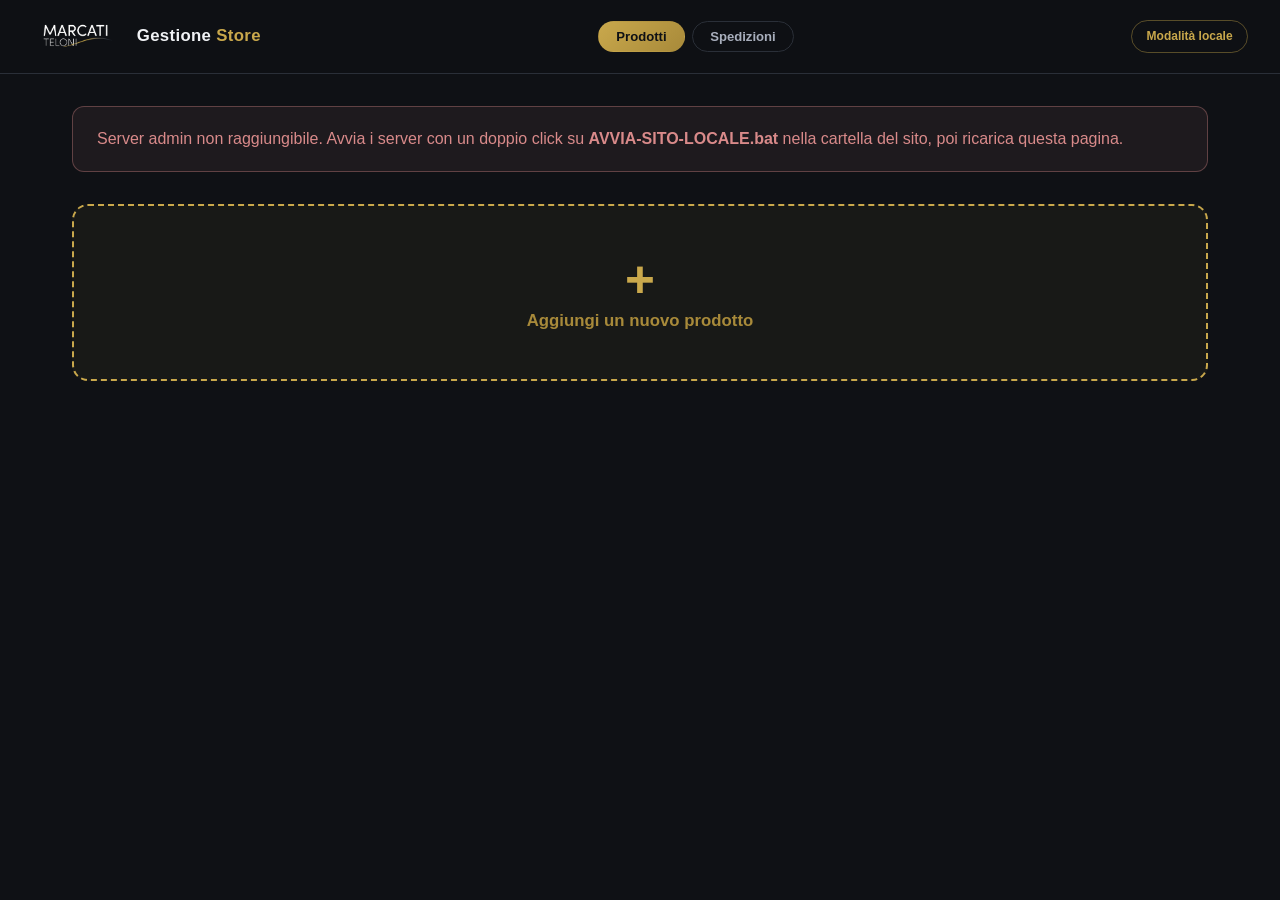
<file: admin/index.html>
<!DOCTYPE html>
<html lang="it">
<head>
  <meta charset="utf-8" />
  <meta name="viewport" content="width=device-width, initial-scale=1.0" />
  <meta name="robots" content="noindex" />
  <link rel="icon" type="image/png" href="../images/Marcati Teloni favicon.png">
  <title>Gestione Store — Marcati Teloni</title>
  <style>
    :root {
      --gold: #c9a84c;
      --gold-dark: #a88a3a;
      --dark: #0f1115;
      --surface: #181b21;
      --elevated: #1e2229;
      --border: #2a2f38;
      --gray: #7a8194;
      --gray-light: #a8aebc;
      --white: #f0f2f5;
      --red: #d98a8a;
    }
    * { box-sizing: border-box; margin: 0; padding: 0; }
    body {
      background: var(--dark);
      color: var(--gray-light);
      font-family: 'Segoe UI', Tahoma, sans-serif;
      line-height: 1.6;
      min-height: 100vh;
    }
    img { display: block; max-width: 100%; }
    button { font-family: inherit; cursor: pointer; }

    header {
      position: sticky;
      top: 0;
      z-index: 100;
      display: flex;
      align-items: center;
      justify-content: space-between;
      gap: 1rem;
      padding: 0.9rem 2rem;
      background: rgba(15,17,21,0.95);
      backdrop-filter: blur(10px);
      border-bottom: 1px solid var(--border);
    }
    header .logo {
      display: flex;
      align-items: center;
      gap: 0.9rem;
    }
    header .logo img { height: 44px; width: auto; }
    header h1 {
      color: var(--white);
      font-size: 1.05rem;
      letter-spacing: 0.02em;
    }
    header h1 span { color: var(--gold); }
    .modo-locale {
      padding: 0.35rem 0.9rem;
      border: 1px solid rgba(201,168,76,0.4);
      border-radius: 100px;
      color: var(--gold);
      font-size: 0.75rem;
      font-weight: 600;
      white-space: nowrap;
    }
    .header-nav { display: flex; gap: 0.4rem; }
    .nav-tab {
      padding: 0.45rem 1.1rem;
      border-radius: 100px;
      border: 1px solid var(--border);
      background: transparent;
      color: var(--gray-light);
      font-size: 0.82rem;
      font-weight: 600;
      transition: background 0.2s, color 0.2s;
    }
    .nav-tab.attiva {
      background: linear-gradient(135deg, var(--gold), var(--gold-dark));
      color: var(--dark);
      border-color: transparent;
    }

    main { max-width: 1200px; margin: 0 auto; padding: 2rem; }

    .errore-server {
      padding: 1.2rem 1.5rem;
      background: rgba(217,138,138,0.08);
      border: 1px solid rgba(217,138,138,0.35);
      border-radius: 12px;
      color: var(--red);
      margin-bottom: 2rem;
    }

    .add-square {
      width: 100%;
      padding: 3rem 1rem;
      border: 2px dashed var(--gold);
      border-radius: 16px;
      background: rgba(201,168,76,0.05);
      color: var(--gold-dark);
      font-size: 1.05rem;
      font-weight: 700;
      transition: background 0.25s;
      margin-bottom: 2rem;
    }
    .add-square::before {
      content: '+';
      display: block;
      font-size: 3.2rem;
      line-height: 1;
      color: var(--gold);
      margin-bottom: 0.4rem;
    }
    .add-square:hover { background: rgba(201,168,76,0.12); }

    .grid {
      display: grid;
      grid-template-columns: repeat(auto-fill, minmax(240px, 1fr));
      gap: 1.5rem;
    }
    .card {
      background: var(--elevated);
      border: 1px solid var(--border);
      border-radius: 12px;
      overflow: hidden;
      cursor: pointer;
      transition: transform 0.25s, border-color 0.25s, box-shadow 0.25s;
    }
    .card:hover {
      transform: translateY(-4px);
      border-color: rgba(201,168,76,0.4);
      box-shadow: 0 8px 24px rgba(0,0,0,0.35);
    }
    .card-media { aspect-ratio: 4 / 3; overflow: hidden; background: var(--dark); position: relative; }
    .card-media img { width: 100%; height: 100%; object-fit: cover; }
    .card-media .tag {
      position: absolute;
      top: 0.6rem;
      left: 0.6rem;
      padding: 0.2rem 0.7rem;
      border-radius: 100px;
      background: linear-gradient(135deg, var(--gold), var(--gold-dark));
      color: var(--dark);
      font-size: 0.68rem;
      font-weight: 700;
      text-transform: uppercase;
      letter-spacing: 0.05em;
    }
    .card-media .tag.esaurito { background: #4a4f5a; color: var(--white); }
    .card-body { padding: 1rem 1.1rem 1.2rem; }
    .card-body h3 { color: var(--white); font-size: 0.95rem; margin-bottom: 0.2rem; }
    .card-body .prezzo { color: var(--gold); font-weight: 700; font-size: 1rem; }
    .card-body .desc {
      color: var(--gray);
      font-size: 0.78rem;
      display: -webkit-box;
      -webkit-line-clamp: 2;
      -webkit-box-orient: vertical;
      overflow: hidden;
      margin-top: 0.3rem;
    }

    .editor { display: none; }
    .editor.aperto { display: block; }
    .btn {
      display: inline-flex;
      align-items: center;
      gap: 0.5rem;
      padding: 0.7rem 1.6rem;
      border-radius: 10px;
      border: 1.5px solid transparent;
      font-weight: 700;
      font-size: 0.88rem;
      transition: filter 0.2s, background 0.2s;
    }
    .btn-gold { background: linear-gradient(135deg, var(--gold), var(--gold-dark)); color: var(--dark); }
    .btn-gold:hover { filter: brightness(1.1); }
    .btn-ghost { background: transparent; color: var(--gray-light); border-color: var(--border); }
    .btn-ghost:hover { color: var(--white); border-color: var(--gray); }
    .btn-red { background: transparent; color: var(--red); border-color: rgba(217,138,138,0.4); }
    .btn-red:hover { background: rgba(217,138,138,0.08); }

    .editor-testa {
      display: flex;
      align-items: center;
      justify-content: space-between;
      gap: 1rem;
      margin-bottom: 1.8rem;
      flex-wrap: wrap;
    }
    .editor-testa h2 { color: var(--white); font-size: 1.3rem; }

    .editor-corpo {
      display: grid;
      grid-template-columns: minmax(280px, 460px) 1fr;
      gap: 2rem;
      align-items: start;
    }
    @media (max-width: 860px) { .editor-corpo { grid-template-columns: 1fr; } }

    .foto-box .anteprima {
      aspect-ratio: 4 / 3;
      border-radius: 12px;
      overflow: hidden;
      border: 1px solid var(--border);
      background: var(--elevated);
      display: flex;
      align-items: center;
      justify-content: center;
      color: var(--gray);
      font-size: 0.9rem;
      text-align: center;
      padding: 1rem;
    }
    .foto-box .anteprima img { width: 100%; height: 100%; object-fit: cover; }
    .foto-azioni { display: flex; gap: 0.7rem; margin-top: 0.9rem; flex-wrap: wrap; }

    .campi { display: grid; grid-template-columns: 1fr 1fr; gap: 1rem; }
    .campi .full { grid-column: 1 / -1; }
    .campo label {
      display: block;
      font-size: 0.78rem;
      font-weight: 600;
      color: var(--gray-light);
      margin-bottom: 0.35rem;
    }
    .campo input, .campo textarea {
      width: 100%;
      padding: 0.7rem 0.9rem;
      border: 1.5px solid var(--border);
      border-radius: 10px;
      background: rgba(15,17,21,0.6);
      color: var(--white);
      font-family: inherit;
      font-size: 0.92rem;
      outline: none;
      transition: border-color 0.2s;
    }
    .campo input:focus, .campo textarea:focus { border-color: var(--gold); }
    .campo textarea { resize: vertical; min-height: 110px; }
    .toggle {
      display: flex;
      align-items: center;
      gap: 0.6rem;
      font-size: 0.88rem;
      color: var(--gray-light);
      cursor: pointer;
      user-select: none;
    }
    .toggle input { accent-color: var(--gold); width: 17px; height: 17px; }
    .editor-azioni {
      display: flex;
      gap: 0.8rem;
      margin-top: 1.6rem;
      flex-wrap: wrap;
    }

    .modal {
      position: fixed;
      inset: 0;
      z-index: 500;
      display: none;
      align-items: center;
      justify-content: center;
      padding: 1.5rem;
      background: rgba(0,0,0,0.65);
    }
    .modal.aperto { display: flex; }
    .modal-box {
      width: min(760px, 100%);
      max-height: 85vh;
      overflow-y: auto;
      background: var(--surface);
      border: 1px solid var(--border);
      border-radius: 14px;
      padding: 1.6rem;
    }
    .modal-box h3 { color: var(--white); margin-bottom: 1rem; }
    .galleria {
      display: grid;
      grid-template-columns: repeat(auto-fill, minmax(130px, 1fr));
      gap: 0.9rem;
    }
    .galleria button {
      border: 2px solid transparent;
      border-radius: 10px;
      overflow: hidden;
      padding: 0;
      background: var(--elevated);
      transition: border-color 0.2s;
    }
    .galleria button:hover { border-color: var(--gold); }
    .galleria img { aspect-ratio: 4 / 3; width: 100%; object-fit: cover; }

    .toast {
      position: fixed;
      bottom: 1.5rem;
      left: 50%;
      transform: translate(-50%, 20px);
      z-index: 600;
      padding: 0.7rem 1.5rem;
      border-radius: 100px;
      background: var(--elevated);
      border: 1px solid rgba(201,168,76,0.5);
      color: var(--white);
      font-size: 0.88rem;
      font-weight: 600;
      opacity: 0;
      pointer-events: none;
      transition: opacity 0.3s, transform 0.3s;
    }
    .toast.visibile { opacity: 1; transform: translate(-50%, 0); }
    .vuoto { text-align: center; color: var(--gray); padding: 2rem 0; }
  </style>
</head>
<body>
  <header>
    <div class="logo">
      <img src="../images/MarcatiTeloni_Bianco-noSfondo.png" alt="Marcati Teloni">
      <h1>Gestione <span>Store</span></h1>
    </div>
    <nav class="header-nav">
      <button id="nav-prodotti" class="nav-tab attiva" type="button">Prodotti</button>
      <button id="nav-spedizioni" class="nav-tab" type="button">Spedizioni</button>
    </nav>
    <span class="modo-locale">Modalità locale</span>
  </header>

  <main>
    <div id="errore-server" class="errore-server" hidden>
      Server admin non raggiungibile. Avvia i server con un doppio click su <strong>AVVIA-SITO-LOCALE.bat</strong> nella cartella del sito, poi ricarica questa pagina.
    </div>

    <!-- ELENCO -->
    <section id="vista-elenco">
      <button class="add-square" id="btn-nuovo" type="button">Aggiungi un nuovo prodotto</button>
      <div class="grid" id="grid"></div>
    </section>

    <!-- EDITOR -->
    <section id="vista-editor" class="editor">
      <div class="editor-testa">
        <button class="btn btn-ghost" id="btn-indietro" type="button">&#8592; Elenco prodotti</button>
        <h2 id="editor-titolo">Nuovo prodotto</h2>
        <span></span>
      </div>
      <div class="editor-corpo">
        <div class="foto-box">
          <div class="anteprima" id="foto-anteprima">Nessuna foto selezionata</div>
          <div class="foto-azioni">
            <button class="btn btn-ghost" id="btn-carica" type="button">Carica nuova foto</button>
            <button class="btn btn-ghost" id="btn-galleria" type="button">Scegli dalla galleria</button>
          </div>
          <input type="file" id="input-file" accept="image/*" hidden>
        </div>
        <div>
          <div class="campi">
            <div class="campo full">
              <label for="f-nome">Nome prodotto *</label>
              <input id="f-nome" type="text" placeholder="Es. Copertura per posti auto">
            </div>
            <div class="campo">
              <label for="f-prezzo">Prezzo indicativo (&euro;) *</label>
              <input id="f-prezzo" type="number" min="0" step="0.01" placeholder="890">
            </div>
            <div class="campo">
              <label for="f-spedizione">Spedizione nazionale (&euro;)</label>
              <input id="f-spedizione" type="number" min="0" step="0.01" placeholder="70">
            </div>
            <div class="campo full">
              <label for="f-descrizione">Descrizione breve</label>
              <textarea id="f-descrizione" placeholder="Descrivi il prodotto in 1-2 frasi: compare nella card dello store"></textarea>
            </div>
            <div class="campo">
              <label class="toggle"><input id="f-evidenza" type="checkbox"> In evidenza (in cima allo store)</label>
            </div>
            <div class="campo">
              <label class="toggle"><input id="f-disponibile" type="checkbox" checked> Disponibile per l'ordine</label>
            </div>
          </div>
          <div class="editor-azioni">
            <button class="btn btn-gold" id="btn-salva" type="button">Salva prodotto</button>
            <button class="btn btn-red" id="btn-elimina" type="button" hidden>Elimina</button>
          </div>
        </div>
      </div>
    </section>

    <!-- SPEDIZIONI -->
    <section id="vista-spedizione" class="editor">
      <div class="editor-testa">
        <h2>Spedisci un ordine</h2>
      </div>
      <p style="margin-bottom:1.4rem;color:var(--gray);font-size:0.9rem;max-width:640px;">
        Quando affidi un ordine al corriere, compila i dati qui sotto (li trovi nell'email dell'ordine):
        il cliente ricever&agrave; automaticamente l'email &ldquo;il tuo ordine &egrave; in viaggio&rdquo; con il numero di tracciamento.
        L'invio funziona quando il sito &egrave; online.
      </p>
      <div class="campi" style="max-width:640px;">
        <div class="campo full">
          <label for="s-email">Email del cliente *</label>
          <input id="s-email" type="email" placeholder="cliente@esempio.it">
        </div>
        <div class="campo">
          <label for="s-codice">Codice ordine</label>
          <input id="s-codice" type="text" placeholder="MT-20260901-ABC">
        </div>
        <div class="campo">
          <label for="s-corriere">Corriere</label>
          <input id="s-corriere" type="text" placeholder="Es. BRT, SDA, GLS">
        </div>
        <div class="campo full">
          <label for="s-tracking">Numero di tracciamento *</label>
          <input id="s-tracking" type="text" placeholder="Es. 1234 5678 9012">
        </div>
        <div class="campo full">
          <label for="s-link">Link diretto alla tracciatura (facoltativo)</label>
          <input id="s-link" type="url" placeholder="https://...">
        </div>
      </div>
      <div class="editor-azioni">
        <button class="btn btn-gold" id="btn-invio-tracking" type="button">Invia email di spedizione</button>
      </div>
    </section>
  </main>

  <!-- GALLERIA -->
  <div id="modal-galleria" class="modal">
    <div class="modal-box">
      <h3>Scegli una foto dalla galleria store</h3>
      <div class="galleria" id="galleria"></div>
      <div style="margin-top:1.2rem;text-align:right;">
        <button class="btn btn-ghost" id="btn-chiudi-galleria" type="button">Annulla</button>
      </div>
    </div>
  </div>

  <div id="toast" class="toast"></div>

  <script>
    const API = 'http://127.0.0.1:8090';

    let prodotti = [];
    let indiceModifica = null;
    let fotoCorrente = '';

    const $ = (id) => document.getElementById(id);
    const grid = $('grid');
    const vistaElenco = $('vista-elenco');
    const vistaEditor = $('vista-editor');

    const euro = (v) => new Intl.NumberFormat('it-IT', { style: 'currency', currency: 'EUR' }).format(v || 0);
    const escapeHtml = (t) => {
      const d = document.createElement('div');
      d.textContent = t ?? '';
      return d.innerHTML;
    };

    let toastTimer;
    function toast(msg) {
      const el = $('toast');
      el.textContent = msg;
      el.classList.add('visibile');
      clearTimeout(toastTimer);
      toastTimer = setTimeout(() => el.classList.remove('visibile'), 2200);
    }

    /* ---- caricamento ---- */
    async function carica() {
      try {
        const r = await fetch(API + '/api/prodotti');
        if (!r.ok) throw new Error();
        prodotti = (await r.json()).prodotti || [];
        $('errore-server').hidden = true;
        renderGrid();
      } catch {
        $('errore-server').hidden = false;
        grid.innerHTML = '';
      }
    }

    async function salva() {
      await fetch(API + '/api/prodotti', {
        method: 'POST',
        headers: { 'Content-Type': 'application/json' },
        body: JSON.stringify({ prodotti })
      });
    }

    /* ---- elenco ---- */
    function renderGrid() {
      if (!prodotti.length) {
        grid.innerHTML = '<p class="vuoto">Nessun prodotto: usa il riquadro qui sopra per aggiungere il primo.</p>';
        return;
      }
      grid.innerHTML = prodotti.map((p, i) => `
        <article class="card" data-i="${i}">
          <div class="card-media">
            <img src="../${escapeHtml(p.immagine)}" alt="${escapeHtml(p.nome)}">
            ${p.in_evidenza ? '<span class="tag">In evidenza</span>' : ''}
            ${p.disponibile === false ? '<span class="tag esaurito">Non disponibile</span>' : ''}
          </div>
          <div class="card-body">
            <h3>${escapeHtml(p.nome)}</h3>
            <span class="prezzo">${euro(p.prezzo)}</span>
            ${p.descrizione ? `<p class="desc">${escapeHtml(p.descrizione)}</p>` : ''}
          </div>
        </article>`).join('');
    }

    grid.addEventListener('click', (e) => {
      const card = e.target.closest('.card');
      if (card) apriEditor(Number(card.dataset.i));
    });

    /* ---- editor ---- */
    function apriEditor(indice) {
      indiceModifica = indice === undefined || isNaN(indice) ? null : indice;
      const p = indiceModifica === null ? {} : prodotti[indiceModifica];

      $('editor-titolo').textContent = indiceModifica === null ? 'Nuovo prodotto' : 'Modifica prodotto';
      $('btn-elimina').hidden = indiceModifica === null;
      $('f-nome').value = p.nome || '';
      $('f-prezzo').value = p.prezzo ?? '';
      $('f-spedizione').value = p.spedizione ?? '';
      $('f-descrizione').value = p.descrizione || '';
      $('f-evidenza').checked = !!p.in_evidenza;
      $('f-disponibile').checked = p.disponibile !== false;
      setFoto(p.immagine || '');

      vistaElenco.style.display = 'none';
      vistaEditor.classList.add('aperto');
      window.scrollTo(0, 0);
    }

    function chiudiEditor() {
      vistaEditor.classList.remove('aperto');
      vistaElenco.style.display = '';
    }

    function setFoto(percorso) {
      fotoCorrente = percorso || '';
      $('foto-anteprima').innerHTML = fotoCorrente
        ? `<img src="../${escapeHtml(fotoCorrente)}" alt="Anteprima prodotto">`
        : 'Nessuna foto selezionata';
    }

    $('btn-nuovo').addEventListener('click', () => apriEditor(null));
    $('btn-indietro').addEventListener('click', chiudiEditor);

    $('btn-salva').addEventListener('click', async () => {
      const nome = $('f-nome').value.trim();
      const prezzo = parseFloat($('f-prezzo').value);
      if (!nome) { toast('Inserisci il nome del prodotto'); return; }
      if (isNaN(prezzo) || prezzo < 0) { toast('Inserisci un prezzo valido'); return; }
      if (!fotoCorrente) { toast('Seleziona una foto per il prodotto'); return; }

      const dati = {
        nome,
        prezzo,
        spedizione: parseFloat($('f-spedizione').value) || 0,
        descrizione: $('f-descrizione').value.trim(),
        immagine: fotoCorrente,
        in_evidenza: $('f-evidenza').checked,
        disponibile: $('f-disponibile').checked
      };

      if (indiceModifica === null) prodotti.push(dati);
      else prodotti[indiceModifica] = dati;

      await salva();
      renderGrid();
      chiudiEditor();
      toast('Prodotto salvato: aggiorna lo store per vederlo');
    });

    $('btn-elimina').addEventListener('click', async () => {
      if (indiceModifica === null) return;
      if (!confirm(`Eliminare "${prodotti[indiceModifica].nome}" dallo store?`)) return;
      prodotti.splice(indiceModifica, 1);
      await salva();
      renderGrid();
      chiudiEditor();
      toast('Prodotto eliminato');
    });

    /* ---- foto: caricamento ---- */
    $('btn-carica').addEventListener('click', () => $('input-file').click());
    $('input-file').addEventListener('change', async (e) => {
      const file = e.target.files[0];
      if (!file) return;
      toast('Caricamento foto…');
      const base64 = await new Promise((resolve) => {
        const reader = new FileReader();
        reader.onload = () => resolve(String(reader.result).split(',')[1]);
        reader.readAsDataURL(file);
      });
      try {
        const r = await fetch(API + '/api/upload', {
          method: 'POST',
          headers: { 'Content-Type': 'application/json' },
          body: JSON.stringify({ nome: file.name, base64 })
        });
        const dati = await r.json();
        if (!r.ok) throw new Error();
        setFoto(dati.path);
        toast('Foto caricata');
      } catch {
        toast('Errore nel caricamento della foto');
      }
      e.target.value = '';
    });

    /* ---- foto: galleria ---- */
    $('btn-galleria').addEventListener('click', async () => {
      try {
        const r = await fetch(API + '/api/media');
        const { files } = await r.json();
        $('galleria').innerHTML = files.map(f => `
          <button type="button" data-file="${escapeHtml(f)}">
            <img src="../images-store/${encodeURIComponent(f)}" alt="${escapeHtml(f)}">
          </button>`).join('') || '<p class="vuoto">Galleria vuota.</p>';
        $('modal-galleria').classList.add('aperto');
      } catch {
        toast('Galleria non disponibile');
      }
    });
    $('galleria').addEventListener('click', (e) => {
      const btn = e.target.closest('button[data-file]');
      if (!btn) return;
      setFoto('images-store/' + btn.dataset.file);
      $('modal-galleria').classList.remove('aperto');
    });
    $('btn-chiudi-galleria').addEventListener('click', () => $('modal-galleria').classList.remove('aperto'));

    /* ---- navigazione sezioni ---- */
    const vistaSpedizione = $('vista-spedizione');

    function attivaTab(quale) {
      $('nav-prodotti').classList.toggle('attiva', quale === 'prodotti');
      $('nav-spedizioni').classList.toggle('attiva', quale === 'spedizioni');
    }

    $('nav-prodotti').addEventListener('click', () => {
      vistaSpedizione.classList.remove('aperto');
      vistaEditor.classList.remove('aperto');
      vistaElenco.style.display = '';
      attivaTab('prodotti');
    });

    $('nav-spedizioni').addEventListener('click', () => {
      vistaElenco.style.display = 'none';
      vistaEditor.classList.remove('aperto');
      vistaSpedizione.classList.add('aperto');
      attivaTab('spedizioni');
    });

    /* ---- invio email spedizione ---- */
    $('btn-invio-tracking').addEventListener('click', async () => {
      const email = $('s-email').value.trim();
      const tracking = $('s-tracking').value.trim();
      if (!email || !/^[^\s@]+@[^\s@]+\.[^\s@]+$/.test(email)) { toast('Inserisci l\'email del cliente'); return; }
      if (!tracking) { toast('Inserisci il numero di tracciamento'); return; }

      const btn = $('btn-invio-tracking');
      btn.disabled = true;
      btn.textContent = 'Invio in corso…';
      try {
        const r = await fetch('/api/tracking', {
          method: 'POST',
          headers: { 'Content-Type': 'application/json' },
          body: JSON.stringify({
            email,
            codice: $('s-codice').value.trim(),
            corriere: $('s-corriere').value.trim(),
            tracking,
            link: $('s-link').value.trim()
          })
        });
        const dati = await r.json();
        if (!r.ok) throw new Error(dati.error || '');
        toast('Email di spedizione inviata');
        ['s-email', 's-codice', 's-corriere', 's-tracking', 's-link'].forEach(id => { $(id).value = ''; });
      } catch {
        toast('Invio non riuscito: disponibile quando il sito è online');
      }
      btn.disabled = false;
      btn.textContent = 'Invia email di spedizione';
    });

    carica();
  </script>
</body>
</html>
</file>
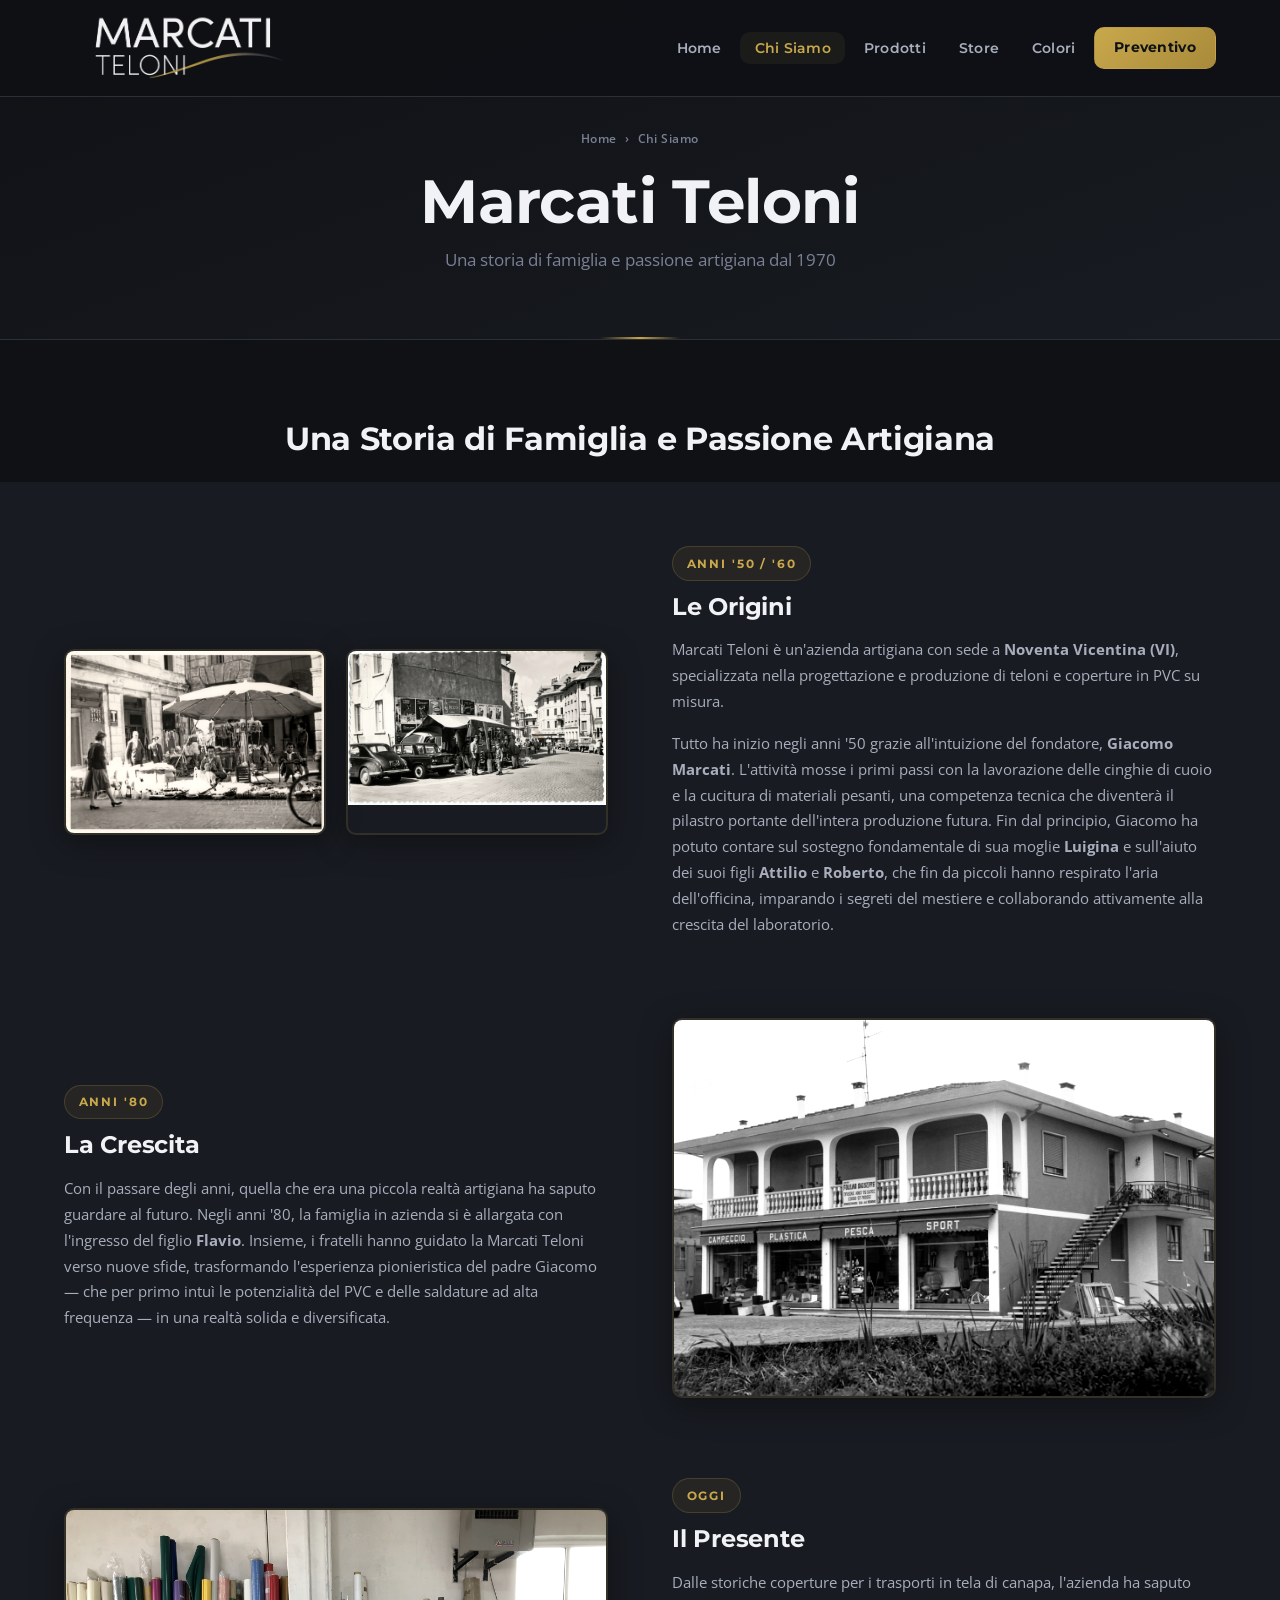
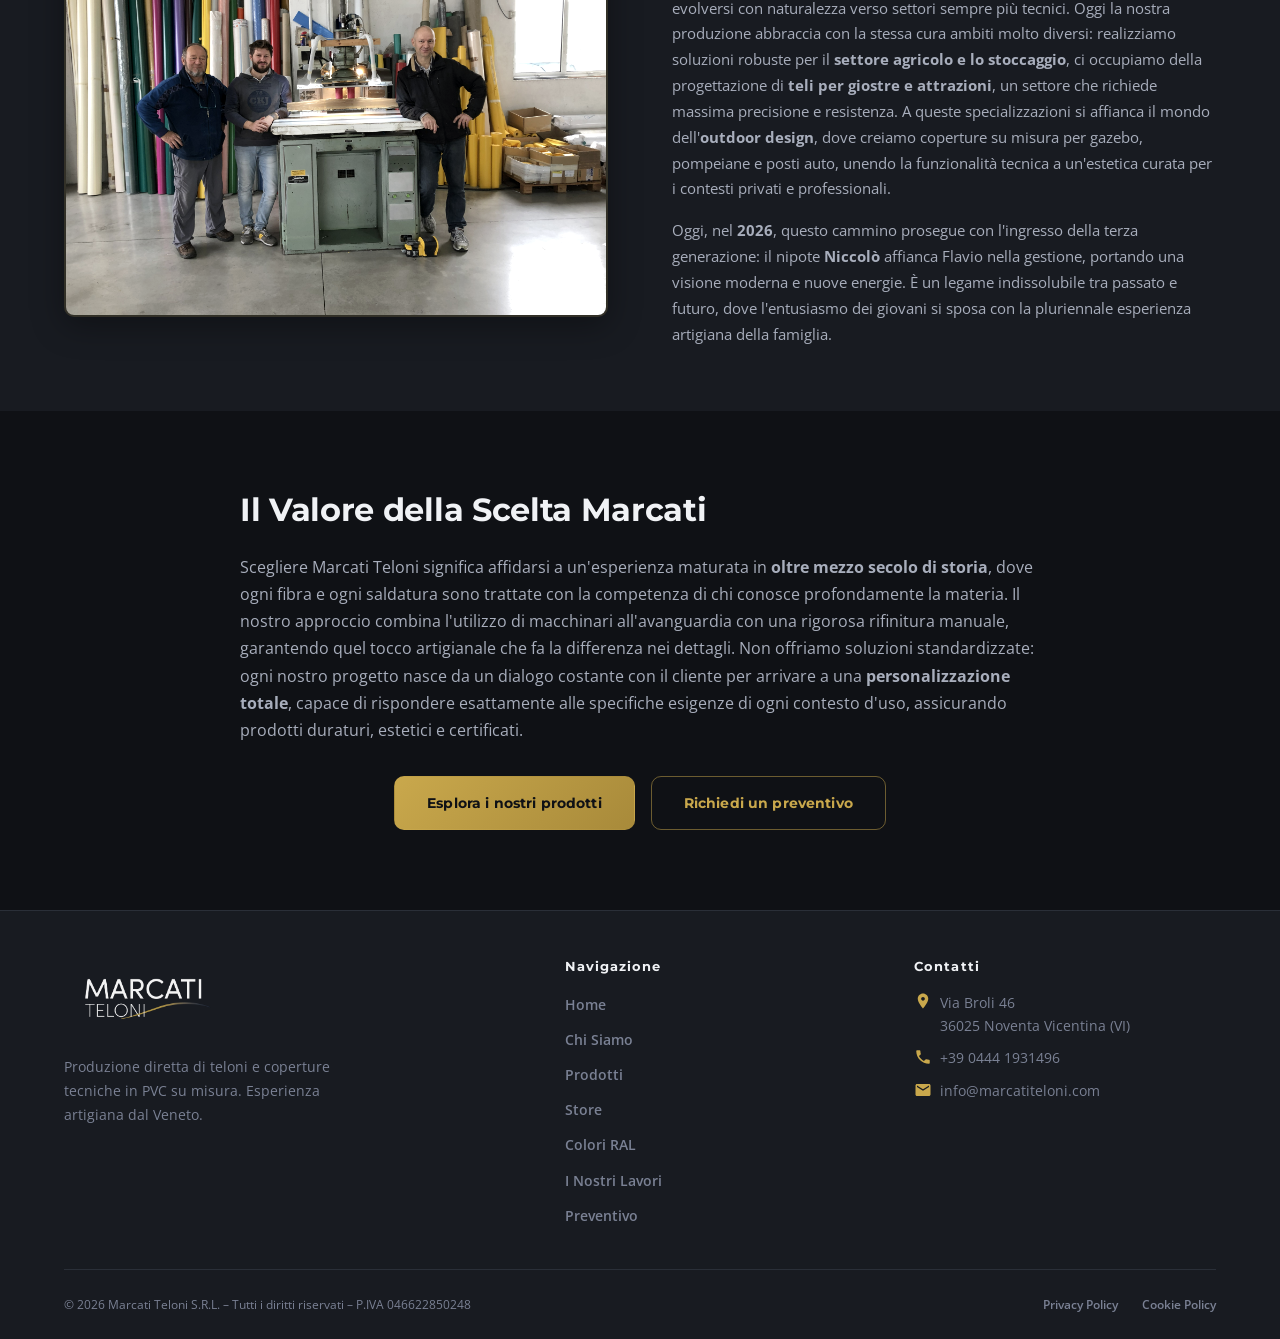
<file: chi-siamo.html>
<!DOCTYPE html>
<html lang="it">
<head>
  <meta charset="UTF-8">
  <meta name="viewport" content="width=device-width, initial-scale=1.0">
  <meta name="description" content="Scopri la storia di Marcati Teloni: tre generazioni di artigiani specializzati in teloni e coperture PVC su misura. Dal 1970 a Noventa Vicentina.">
  <title>Chi Siamo — Marcati Teloni | Storia artigiana teloni PVC</title>
  <link rel="icon" type="image/png" href="images/Marcati Teloni favicon.png">
  <link rel="stylesheet" href="css/style.css">
</head>
<body>

  <!-- NAVBAR -->
  <nav id="navbar" aria-label="Navigazione principale">
    <div class="container nav-inner">
      <a href="index.html" class="nav-logo" aria-label="Marcati Teloni – Home">
        <img src="images/MarcatiTeloni_Bianco-noSfondo.png" alt="Marcati Teloni logo">
      </a>
      <ul class="nav-links" role="list">
        <li><a href="index.html">Home</a></li>
        <li><a href="chi-siamo.html" class="active">Chi Siamo</a></li>
        <li><a href="prodotti.html">Prodotti</a></li>
        <li><a href="store.html">Store</a></li>
        <li><a href="colori.html">Colori</a></li>
        <li><a href="index.html#preventivo" class="btn btn-primary">Preventivo</a></li>
      </ul>
      <button class="nav-toggle" aria-label="Apri menu" aria-expanded="false">
        <span></span><span></span><span></span>
      </button>
    </div>
    <nav class="nav-mobile" aria-label="Navigazione mobile">
      <a href="index.html">Home</a>
      <a href="chi-siamo.html">Chi Siamo</a>
      <a href="prodotti.html">Prodotti</a>
      <a href="store.html">Store</a>
      <a href="colori.html">Colori RAL</a>
      <a href="index.html#lavori">I Nostri Lavori</a>
      <a href="index.html#preventivo">Richiedi Preventivo</a>
      <a href="index.html#contatti">Contatti</a>
    </nav>
  </nav>

  <!-- PAGE HERO -->
  <div class="page-hero">
    <div class="container">
      <nav class="breadcrumb" aria-label="Breadcrumb">
        <a href="index.html">Home</a>
        <span>&#8250;</span>
        <span>Chi Siamo</span>
      </nav>
      <h1>Marcati Teloni</h1>
      <p>Una storia di famiglia e passione artigiana dal 1970</p>
    </div>
  </div>

  <!-- CHI SIAMO INTRO -->
  <section class="section" style="padding-bottom:0;">
    <div class="container">
      <div style="max-width:800px; margin:0 auto; text-align:center;">
        <h2 style="font-size:clamp(1.5rem,3vw,2rem); margin-bottom:1.5rem;">Una Storia di Famiglia e Passione Artigiana</h2>
      </div>
    </div>
  </section>

  <!-- TIMELINE IMMAGINI -->
  <section class="timeline-section">
    <div class="container">

      <!-- Anni 50/60 - Mercato Montagnana + Mercato Asiago -->
      <div class="timeline-item" data-animate>
        <div class="timeline-images double">
          <div class="timeline-image">
            <img src="images/Mercato Montagnana.png" alt="Mercato di Montagnana - Le origini dell'attività">
          </div>
          <div class="timeline-image">
            <img src="images/Mercato Asiago.png" alt="Mercato di Asiago - L'espansione dell'attività">
          </div>
        </div>
        <div class="timeline-text">
          <span class="timeline-year">Anni '50 / '60</span>
          <h3>Le Origini</h3>
          <p>Marcati Teloni è un'azienda artigiana con sede a <strong>Noventa Vicentina (VI)</strong>, specializzata nella progettazione e produzione di teloni e coperture in PVC su misura.</p>
          <p>Tutto ha inizio negli anni '50 grazie all'intuizione del fondatore, <strong>Giacomo Marcati</strong>. L'attività mosse i primi passi con la lavorazione delle cinghie di cuoio e la cucitura di materiali pesanti, una competenza tecnica che diventerà il pilastro portante dell'intera produzione futura. Fin dal principio, Giacomo ha potuto contare sul sostegno fondamentale di sua moglie <strong>Luigina</strong> e sull'aiuto dei suoi figli <strong>Attilio</strong> e <strong>Roberto</strong>, che fin da piccoli hanno respirato l'aria dell'officina, imparando i segreti del mestiere e collaborando attivamente alla crescita del laboratorio.</p>
        </div>
      </div>

      <!-- Anni 80 - Negozio -->
      <div class="timeline-item reverse" data-animate>
        <div class="timeline-images single">
          <div class="timeline-image">
            <img src="images/Negozio.png" alt="Il negozio - Marcati Teloni negli anni '80">
          </div>
        </div>
        <div class="timeline-text">
          <span class="timeline-year">Anni '80</span>
          <h3>La Crescita</h3>
          <p>Con il passare degli anni, quella che era una piccola realtà artigiana ha saputo guardare al futuro. Negli anni '80, la famiglia in azienda si è allargata con l'ingresso del figlio <strong>Flavio</strong>. Insieme, i fratelli hanno guidato la Marcati Teloni verso nuove sfide, trasformando l'esperienza pionieristica del padre Giacomo — che per primo intuì le potenzialità del PVC e delle saldature ad alta frequenza — in una realtà solida e diversificata.</p>
        </div>
      </div>

      <!-- Oggi - Marcati 2026 -->
      <div class="timeline-item" data-animate>
        <div class="timeline-images single">
          <div class="timeline-image">
            <img src="images/Marcati 2026.jpg" alt="Marcati Teloni oggi - 2026">
          </div>
        </div>
        <div class="timeline-text">
          <span class="timeline-year">Oggi</span>
          <h3>Il Presente</h3>
          <p>Dalle storiche coperture per i trasporti in tela di canapa, l'azienda ha saputo evolversi con naturalezza verso settori sempre più tecnici. Oggi la nostra produzione abbraccia con la stessa cura ambiti molto diversi: realizziamo soluzioni robuste per il <strong>settore agricolo e lo stoccaggio</strong>, ci occupiamo della progettazione di <strong>teli per giostre e attrazioni</strong>, un settore che richiede massima precisione e resistenza. A queste specializzazioni si affianca il mondo dell'<strong>outdoor design</strong>, dove creiamo coperture su misura per gazebo, pompeiane e posti auto, unendo la funzionalità tecnica a un'estetica curata per i contesti privati e professionali.</p>
          <p>Oggi, nel <strong>2026</strong>, questo cammino prosegue con l'ingresso della terza generazione: il nipote <strong>Niccolò</strong> affianca Flavio nella gestione, portando una visione moderna e nuove energie. È un legame indissolubile tra passato e futuro, dove l'entusiasmo dei giovani si sposa con la pluriennale esperienza artigiana della famiglia.</p>
        </div>
      </div>

    </div>
  </section>

  <!-- CHI SIAMO CONTENT 2 -->
  <section class="section">
    <div class="container">
      <div style="max-width:800px; margin:0 auto;">
        <h2 style="font-size:clamp(1.5rem,3vw,2rem); margin-bottom:1.5rem;">Il Valore della Scelta Marcati</h2>

        <p>Scegliere Marcati Teloni significa affidarsi a un'esperienza maturata in <strong>oltre mezzo secolo di storia</strong>, dove ogni fibra e ogni saldatura sono trattate con la competenza di chi conosce profondamente la materia. Il nostro approccio combina l'utilizzo di macchinari all'avanguardia con una rigorosa rifinitura manuale, garantendo quel tocco artigianale che fa la differenza nei dettagli. Non offriamo soluzioni standardizzate: ogni nostro progetto nasce da un dialogo costante con il cliente per arrivare a una <strong>personalizzazione totale</strong>, capace di rispondere esattamente alle specifiche esigenze di ogni contesto d'uso, assicurando prodotti duraturi, estetici e certificati.</p>

        <p style="margin-top:2rem; text-align:center;">
          <a href="prodotti.html" class="btn btn-primary">Esplora i nostri prodotti</a>
          <a href="index.html#preventivo" class="btn btn-outline" style="margin-left:0.75rem;">Richiedi un preventivo</a>
        </p>
      </div>
    </div>
  </section>

  <!-- FOOTER -->
  <footer>
    <div class="container">
      <div class="footer-grid">
        <div class="footer-brand">
          <img src="images/MarcatiTeloni_Bianco-noSfondo.png" alt="Marcati Teloni">
          <p>Produzione diretta di teloni e coperture tecniche in PVC su misura. Esperienza artigiana dal Veneto.</p>
        </div>
        <div class="footer-col">
          <h4>Navigazione</h4>
          <ul>
            <li><a href="index.html">Home</a></li>
            <li><a href="chi-siamo.html">Chi Siamo</a></li>
            <li><a href="prodotti.html">Prodotti</a></li>
            <li><a href="store.html">Store</a></li>
            <li><a href="colori.html">Colori RAL</a></li>
            <li><a href="index.html#lavori">I Nostri Lavori</a></li>
            <li><a href="index.html#preventivo">Preventivo</a></li>
          </ul>
        </div>
        <div class="footer-col">
          <h4>Contatti</h4>
          <div class="footer-contact-item">
            <span style="color:var(--gold);display:inline-flex;"><svg viewBox="0 0 24 24" width="18" height="18" fill="currentColor"><path d="M12 2C8.13 2 5 5.13 5 9c0 5.25 7 13 7 13s7-7.75 7-13c0-3.87-3.13-7-7-7zm0 9.5c-1.38 0-2.5-1.12-2.5-2.5s1.12-2.5 2.5-2.5 2.5 1.12 2.5 2.5-1.12 2.5-2.5 2.5z"/></svg></span>
            <span>Via Broli 46<br>36025 Noventa Vicentina (VI)</span>
          </div>
          <div class="footer-contact-item">
            <span style="color:var(--gold);display:inline-flex;"><svg viewBox="0 0 24 24" width="18" height="18" fill="currentColor"><path d="M6.62 10.79c1.44 2.83 3.76 5.14 6.59 6.59l2.2-2.2c.27-.27.67-.36 1.02-.24 1.12.37 2.33.57 3.57.57.55 0 1 .45 1 1V20c0 .55-.45 1-1 1-9.39 0-17-7.61-17-17 0-.55.45-1 1-1h3.5c.55 0 1 .45 1 1 0 1.25.2 2.45.57 3.57.11.35.03.74-.25 1.02l-2.2 2.2z"/></svg></span>
            <a href="tel:+3904441931496">+39 0444 1931496</a>
          </div>
          <div class="footer-contact-item">
            <span style="color:var(--gold);display:inline-flex;"><svg viewBox="0 0 24 24" width="18" height="18" fill="currentColor"><path d="M20 4H4c-1.1 0-1.99.9-1.99 2L2 18c0 1.1.9 2 2 2h16c1.1 0 2-.9 2-2V6c0-1.1-.9-2-2-2zm0 4l-8 5-8-5V6l8 5 8-5v2z"/></svg></span>
            <a href="mailto:info@marcatiteloni.com">info@marcatiteloni.com</a>
          </div>
        </div>
      </div>
      <div class="footer-bottom">
        <span>&copy; 2026 Marcati Teloni S.R.L. – Tutti i diritti riservati – P.IVA 046622850248</span>
        <div style="display:flex;gap:1.5rem;">
          <a href="privacy.html">Privacy Policy</a>
          <a href="privacy.html#cookie">Cookie Policy</a>
        </div>
      </div>
    </div>
  </footer>

  <button id="back-to-top" aria-label="Torna in cima">&#8593;</button>
  <script src="js/main.js"></script>
</body>
</html>
</file>
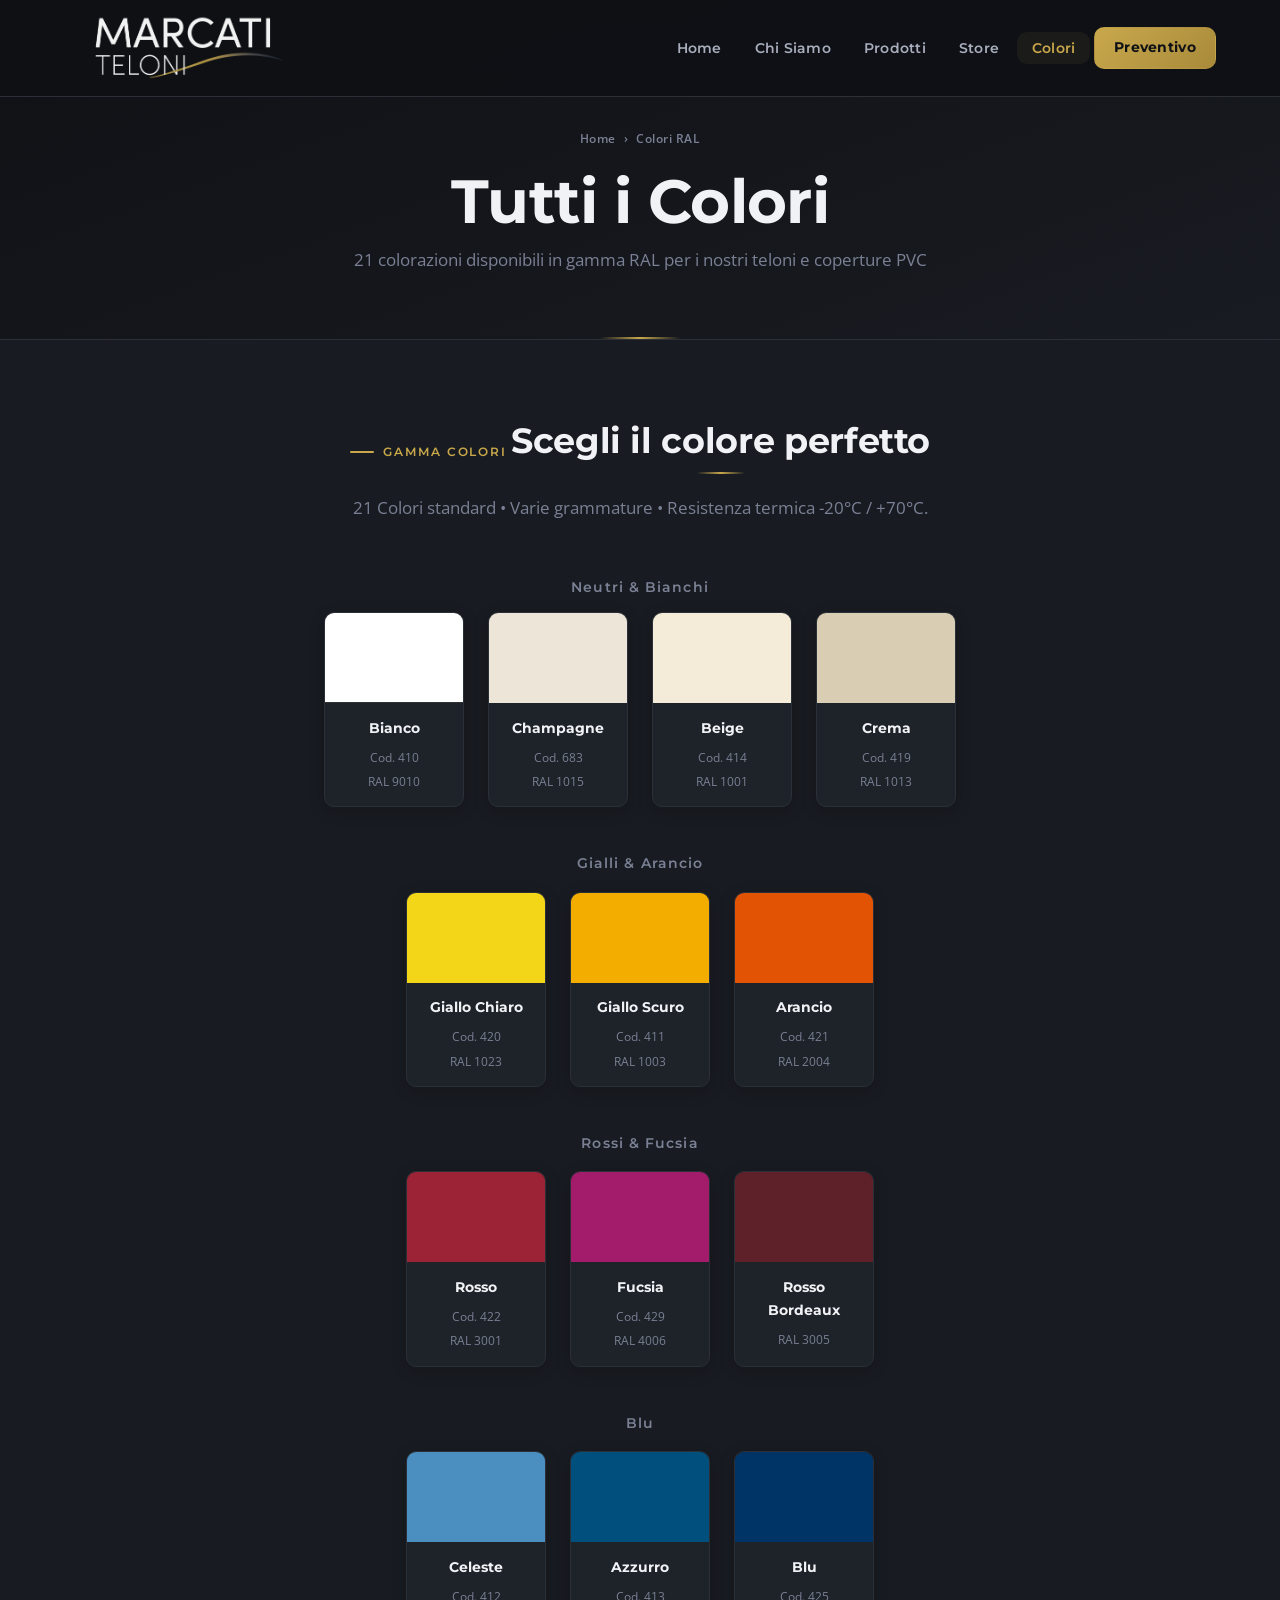
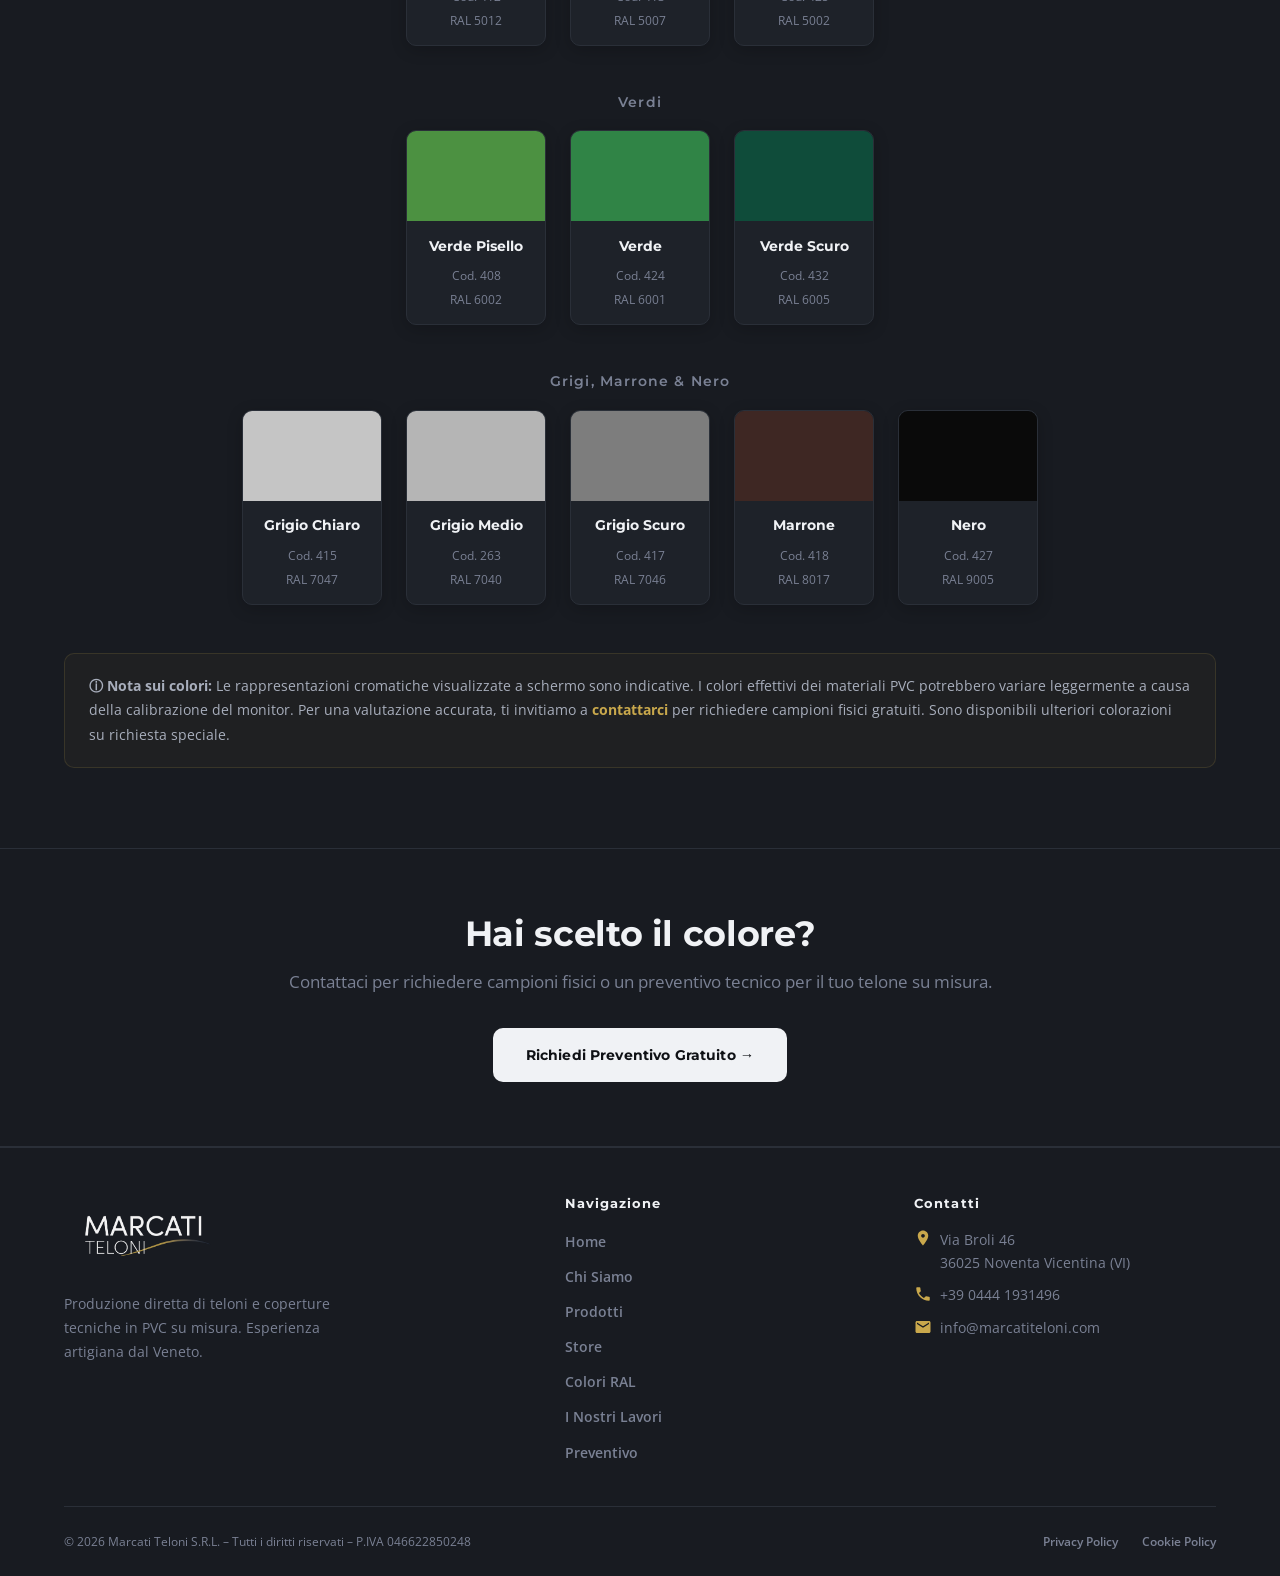
<file: colori.html>
<!DOCTYPE html>
<html lang="it">
<head>
  <meta charset="UTF-8">
  <meta name="viewport" content="width=device-width, initial-scale=1.0">
  <meta name="description" content="Colori disponibili per teloni Marcati — 24 colorazioni in gamma RAL per teloni e coperture PVC su misura. Scegli il colore perfetto per il tuo telone.">
  <title>Colori RAL — Marcati Teloni | Teloni industriali PVC su misura</title>
  <link rel="icon" type="image/png" href="images/Marcati Teloni favicon.png">
  <link rel="stylesheet" href="css/style.css">
</head>
<body>

  <!-- NAVBAR -->
  <nav id="navbar" aria-label="Navigazione principale">
    <div class="container nav-inner">
      <a href="index.html" class="nav-logo" aria-label="Marcati Teloni – Home">
        <img src="images/MarcatiTeloni_Bianco-noSfondo.png" alt="Marcati Teloni logo">
      </a>
      <ul class="nav-links" role="list">
        <li><a href="index.html">Home</a></li>
        <li><a href="chi-siamo.html">Chi Siamo</a></li>
        <li><a href="prodotti.html">Prodotti</a></li>
        <li><a href="store.html">Store</a></li>
        <li><a href="colori.html" class="active">Colori</a></li>
        <li><a href="index.html#preventivo" class="btn btn-primary">Preventivo</a></li>
      </ul>
      <button class="nav-toggle" aria-label="Apri menu" aria-expanded="false">
        <span></span><span></span><span></span>
      </button>
    </div>
    <nav class="nav-mobile" aria-label="Navigazione mobile">
      <a href="index.html">Home</a>
      <a href="chi-siamo.html">Chi Siamo</a>
      <a href="prodotti.html">Prodotti</a>
      <a href="store.html">Store</a>
      <a href="colori.html">Colori RAL</a>
      <a href="index.html#lavori">I Nostri Lavori</a>
      <a href="index.html#preventivo">Richiedi Preventivo</a>
      <a href="index.html#contatti">Contatti</a>
    </nav>
  </nav>

  <!-- PAGE HERO -->
  <div class="page-hero">
    <div class="container">
      <nav class="breadcrumb" aria-label="Breadcrumb">
        <a href="index.html">Home</a>
        <span>&#8250;</span>
        <span>Colori RAL</span>
      </nav>
      <h1>Tutti i Colori</h1>
      <p>21 colorazioni disponibili in gamma RAL per i nostri teloni e coperture PVC</p>
    </div>
  </div>

  <!-- COLORI FULL -->
  <section style="background:var(--dark-surface);">
    <div class="container">
      <div class="section-header">
        <span class="section-label">Gamma Colori</span>
        <h2>Scegli il colore perfetto</h2>
        <p>21 Colori standard • Varie grammature • Resistenza termica -20°C / +70°C.</p>
      </div>

      <!-- NEUTRI/BIANCHI -->
      <h3 style="font-family:var(--font-heading);font-size:0.85rem;font-weight:600;color:var(--gray);letter-spacing:0.08em;margin-bottom:1.25em;text-align:center;">Neutri &amp; Bianchi</h3>
      <div class="colori-full-grid" style="margin-bottom:3rem;">
        <div class="colore-card">
          <div class="colore-swatch" style="background:#FFFFFF;border-bottom:1px solid #333;"></div>
          <div class="colore-card-body"><strong>Bianco</strong><span>Cod. 410</span><span style="display:block;font-size:0.75rem;color:var(--gray);margin-top:2px;">RAL 9010</span></div>
        </div>
        <div class="colore-card">
          <div class="colore-swatch" style="background:#EDE5D8;"></div>
          <div class="colore-card-body"><strong>Champagne</strong><span>Cod. 683</span><span style="display:block;font-size:0.75rem;color:var(--gray);margin-top:2px;">RAL 1015</span></div>
        </div>
        <div class="colore-card">
          <div class="colore-swatch" style="background:#F4ECD8;"></div>
          <div class="colore-card-body"><strong>Beige</strong><span>Cod. 414</span><span style="display:block;font-size:0.75rem;color:var(--gray);margin-top:2px;">RAL 1001</span></div>
        </div>
        <div class="colore-card">
          <div class="colore-swatch" style="background:#D9CDB4;"></div>
          <div class="colore-card-body"><strong>Crema</strong><span>Cod. 419</span><span style="display:block;font-size:0.75rem;color:var(--gray);margin-top:2px;">RAL 1013</span></div>
        </div>
      </div>

      <!-- GIALLI/ARANCIO -->
      <h3 style="font-family:var(--font-heading);font-size:0.85rem;font-weight:600;color:var(--gray);letter-spacing:0.08em;margin-bottom:1.25rem;text-align:center;">Gialli &amp; Arancio</h3>
      <div class="colori-full-grid" style="margin-bottom:3rem;">
        <div class="colore-card">
          <div class="colore-swatch" style="background:#F3D617;"></div>
          <div class="colore-card-body"><strong>Giallo Chiaro</strong><span>Cod. 420</span><span style="display:block;font-size:0.75rem;color:var(--gray);margin-top:2px;">RAL 1023</span></div>
        </div>
        <div class="colore-card">
          <div class="colore-swatch" style="background:#F2AD00;"></div>
          <div class="colore-card-body"><strong>Giallo Scuro</strong><span>Cod. 411</span><span style="display:block;font-size:0.75rem;color:var(--gray);margin-top:2px;">RAL 1003</span></div>
        </div>
        <div class="colore-card">
          <div class="colore-swatch" style="background:#E25303;"></div>
          <div class="colore-card-body"><strong>Arancio</strong><span>Cod. 421</span><span style="display:block;font-size:0.75rem;color:var(--gray);margin-top:2px;">RAL 2004</span></div>
        </div>
      </div>

      <!-- ROSSI/FUCSIA -->
      <h3 style="font-family:var(--font-heading);font-size:0.85rem;font-weight:600;color:var(--gray);letter-spacing:0.08em;margin-bottom:1.25rem;text-align:center;">Rossi &amp; Fucsia</h3>
      <div class="colori-full-grid" style="margin-bottom:3rem;">
        <div class="colore-card">
          <div class="colore-swatch" style="background:#9B2335;"></div>
          <div class="colore-card-body"><strong>Rosso</strong><span>Cod. 422</span><span style="display:block;font-size:0.75rem;color:var(--gray);margin-top:2px;">RAL 3001</span></div>
        </div>
        <div class="colore-card">
          <div class="colore-swatch" style="background:#A21C6B;"></div>
          <div class="colore-card-body"><strong>Fucsia</strong><span>Cod. 429</span><span style="display:block;font-size:0.75rem;color:var(--gray);margin-top:2px;">RAL 4006</span></div>
        </div>
        <div class="colore-card">
          <div class="colore-swatch" style="background:#5E2129;"></div>
          <div class="colore-card-body"><strong>Rosso Bordeaux</strong><span>RAL 3005</span></div>
        </div>
      </div>

      <!-- BLU -->
      <h3 style="font-family:var(--font-heading);font-size:0.85rem;font-weight:600;color:var(--gray);letter-spacing:0.08em;margin-bottom:1.25rem;text-align:center;">Blu</h3>
      <div class="colori-full-grid" style="margin-bottom:3rem;">
        <div class="colore-card">
          <div class="colore-swatch" style="background:#4A8FBF;"></div>
          <div class="colore-card-body"><strong>Celeste</strong><span>Cod. 412</span><span style="display:block;font-size:0.75rem;color:var(--gray);margin-top:2px;">RAL 5012</span></div>
        </div>
        <div class="colore-card">
          <div class="colore-swatch" style="background:#004F7C;"></div>
          <div class="colore-card-body"><strong>Azzurro</strong><span>Cod. 413</span><span style="display:block;font-size:0.75rem;color:var(--gray);margin-top:2px;">RAL 5007</span></div>
        </div>
        <div class="colore-card">
          <div class="colore-swatch" style="background:#003366;"></div>
          <div class="colore-card-body"><strong>Blu</strong><span>Cod. 425</span><span style="display:block;font-size:0.75rem;color:var(--gray);margin-top:2px;">RAL 5002</span></div>
        </div>
      </div>

      <!-- VERDI -->
      <h3 style="font-family:var(--font-heading);font-size:0.85rem;font-weight:600;color:var(--gray);letter-spacing:0.08em;margin-bottom:1.25rem;text-align:center;">Verdi</h3>
      <div class="colori-full-grid" style="margin-bottom:3rem;">
        <div class="colore-card">
          <div class="colore-swatch" style="background:#4C9141;"></div>
          <div class="colore-card-body"><strong>Verde Pisello</strong><span>Cod. 408</span><span style="display:block;font-size:0.75rem;color:var(--gray);margin-top:2px;">RAL 6002</span></div>
        </div>
        <div class="colore-card">
          <div class="colore-swatch" style="background:#308446;"></div>
          <div class="colore-card-body"><strong>Verde</strong><span>Cod. 424</span><span style="display:block;font-size:0.75rem;color:var(--gray);margin-top:2px;">RAL 6001</span></div>
        </div>
        <div class="colore-card">
          <div class="colore-swatch" style="background:#0F4C3A;"></div>
          <div class="colore-card-body"><strong>Verde Scuro</strong><span>Cod. 432</span><span style="display:block;font-size:0.75rem;color:var(--gray);margin-top:2px;">RAL 6005</span></div>
        </div>
      </div>

      <!-- GRIGI/MARRONE/NERO -->
      <h3 style="font-family:var(--font-heading);font-size:0.85rem;font-weight:600;color:var(--gray);letter-spacing:0.08em;margin-bottom:1.25rem;text-align:center;">Grigi, Marrone &amp; Nero</h3>
      <div class="colori-full-grid" style="margin-bottom:3rem;">
        <div class="colore-card">
          <div class="colore-swatch" style="background:#C5C5C5;"></div>
          <div class="colore-card-body"><strong>Grigio Chiaro</strong><span>Cod. 415</span><span style="display:block;font-size:0.75rem;color:var(--gray);margin-top:2px;">RAL 7047</span></div>
        </div>
        <div class="colore-card">
          <div class="colore-swatch" style="background:#B5B5B5;"></div>
          <div class="colore-card-body"><strong>Grigio Medio</strong><span>Cod. 263</span><span style="display:block;font-size:0.75rem;color:var(--gray);margin-top:2px;">RAL 7040</span></div>
        </div>
        <div class="colore-card">
          <div class="colore-swatch" style="background:#7D7D7D;"></div>
          <div class="colore-card-body"><strong>Grigio Scuro</strong><span>Cod. 417</span><span style="display:block;font-size:0.75rem;color:var(--gray);margin-top:2px;">RAL 7046</span></div>
        </div>
        <div class="colore-card">
          <div class="colore-swatch" style="background:#3E2723;"></div>
          <div class="colore-card-body"><strong>Marrone</strong><span>Cod. 418</span><span style="display:block;font-size:0.75rem;color:var(--gray);margin-top:2px;">RAL 8017</span></div>
        </div>
        <div class="colore-card">
          <div class="colore-swatch" style="background:#0A0A0A;"></div>
          <div class="colore-card-body"><strong>Nero</strong><span>Cod. 427</span><span style="display:block;font-size:0.75rem;color:var(--gray);margin-top:2px;">RAL 9005</span></div>
        </div>
      </div>

      <div class="colori-note">
        <strong>&#9432; Nota sui colori:</strong> Le rappresentazioni cromatiche visualizzate a schermo sono indicative. I colori effettivi dei materiali PVC potrebbero variare leggermente a causa della calibrazione del monitor. Per una valutazione accurata, ti invitiamo a <a href="index.html#preventivo">contattarci</a> per richiedere campioni fisici gratuiti. Sono disponibili ulteriori colorazioni su richiesta speciale.
      </div>
    </div>
  </section>

  <!-- CTA SECTION -->
  <section class="cta-section">
    <div class="container">
      <h2>Hai scelto il colore?</h2>
      <p>Contattaci per richiedere campioni fisici o un preventivo tecnico per il tuo telone su misura.</p>
      <a href="index.html#preventivo" class="btn btn-white">Richiedi Preventivo Gratuito &#8594;</a>
    </div>
  </section>

  <!-- FOOTER -->
  <footer>
    <div class="container">
      <div class="footer-grid">
        <div class="footer-brand">
          <img src="images/MarcatiTeloni_Bianco-noSfondo.png" alt="Marcati Teloni">
          <p>Produzione diretta di teloni e coperture tecniche in PVC su misura. Esperienza artigiana dal Veneto.</p>
        </div>
        <div class="footer-col">
          <h4>Navigazione</h4>
          <ul>
            <li><a href="index.html">Home</a></li>
        <li><a href="chi-siamo.html">Chi Siamo</a></li>
            <li><a href="prodotti.html">Prodotti</a></li>
            <li><a href="store.html">Store</a></li>
            <li><a href="colori.html">Colori RAL</a></li>
            <li><a href="index.html#lavori">I Nostri Lavori</a></li>
            <li><a href="index.html#preventivo">Preventivo</a></li>
          </ul>
        </div>
        <div class="footer-col">
          <h4>Contatti</h4>
          <div class="footer-contact-item">
            <span style="color:var(--gold);display:inline-flex;"><svg viewBox="0 0 24 24" width="18" height="18" fill="currentColor"><path d="M12 2C8.13 2 5 5.13 5 9c0 5.25 7 13 7 13s7-7.75 7-13c0-3.87-3.13-7-7-7zm0 9.5c-1.38 0-2.5-1.12-2.5-2.5s1.12-2.5 2.5-2.5 2.5 1.12 2.5 2.5-1.12 2.5-2.5 2.5z"/></svg></span>
            <span>Via Broli 46<br>36025 Noventa Vicentina (VI)</span>
          </div>
          <div class="footer-contact-item">
            <span style="color:var(--gold);display:inline-flex;"><svg viewBox="0 0 24 24" width="18" height="18" fill="currentColor"><path d="M6.62 10.79c1.44 2.83 3.76 5.14 6.59 6.59l2.2-2.2c.27-.27.67-.36 1.02-.24 1.12.37 2.33.57 3.57.57.55 0 1 .45 1 1V20c0 .55-.45 1-1 1-9.39 0-17-7.61-17-17 0-.55.45-1 1-1h3.5c.55 0 1 .45 1 1 0 1.25.2 2.45.57 3.57.11.35.03.74-.25 1.02l-2.2 2.2z"/></svg></span>
            <a href="tel:+3904441931496">+39 0444 1931496</a>
          </div>
          <div class="footer-contact-item">
            <span style="color:var(--gold);display:inline-flex;"><svg viewBox="0 0 24 24" width="18" height="18" fill="currentColor"><path d="M20 4H4c-1.1 0-1.99.9-1.99 2L2 18c0 1.1.9 2 2 2h16c1.1 0 2-.9 2-2V6c0-1.1-.9-2-2-2zm0 4l-8 5-8-5V6l8 5 8-5v2z"/></svg></span>
            <a href="mailto:info@marcatiteloni.com">info@marcatiteloni.com</a>
          </div>
        </div>
      </div>
      <div class="footer-bottom">
        <span>&copy; 2026 Marcati Teloni S.R.L. – Tutti i diritti riservati – P.IVA 046622850248</span>
        <div style="display:flex;gap:1.5rem;">
          <a href="privacy.html">Privacy Policy</a>
          <a href="privacy.html#cookie">Cookie Policy</a>
        </div>
      </div>
    </div>
  </footer>

  <button id="back-to-top" aria-label="Torna in cima">&#8593;</button>
  <script src="js/main.js"></script>
</body>
</html>
</file>
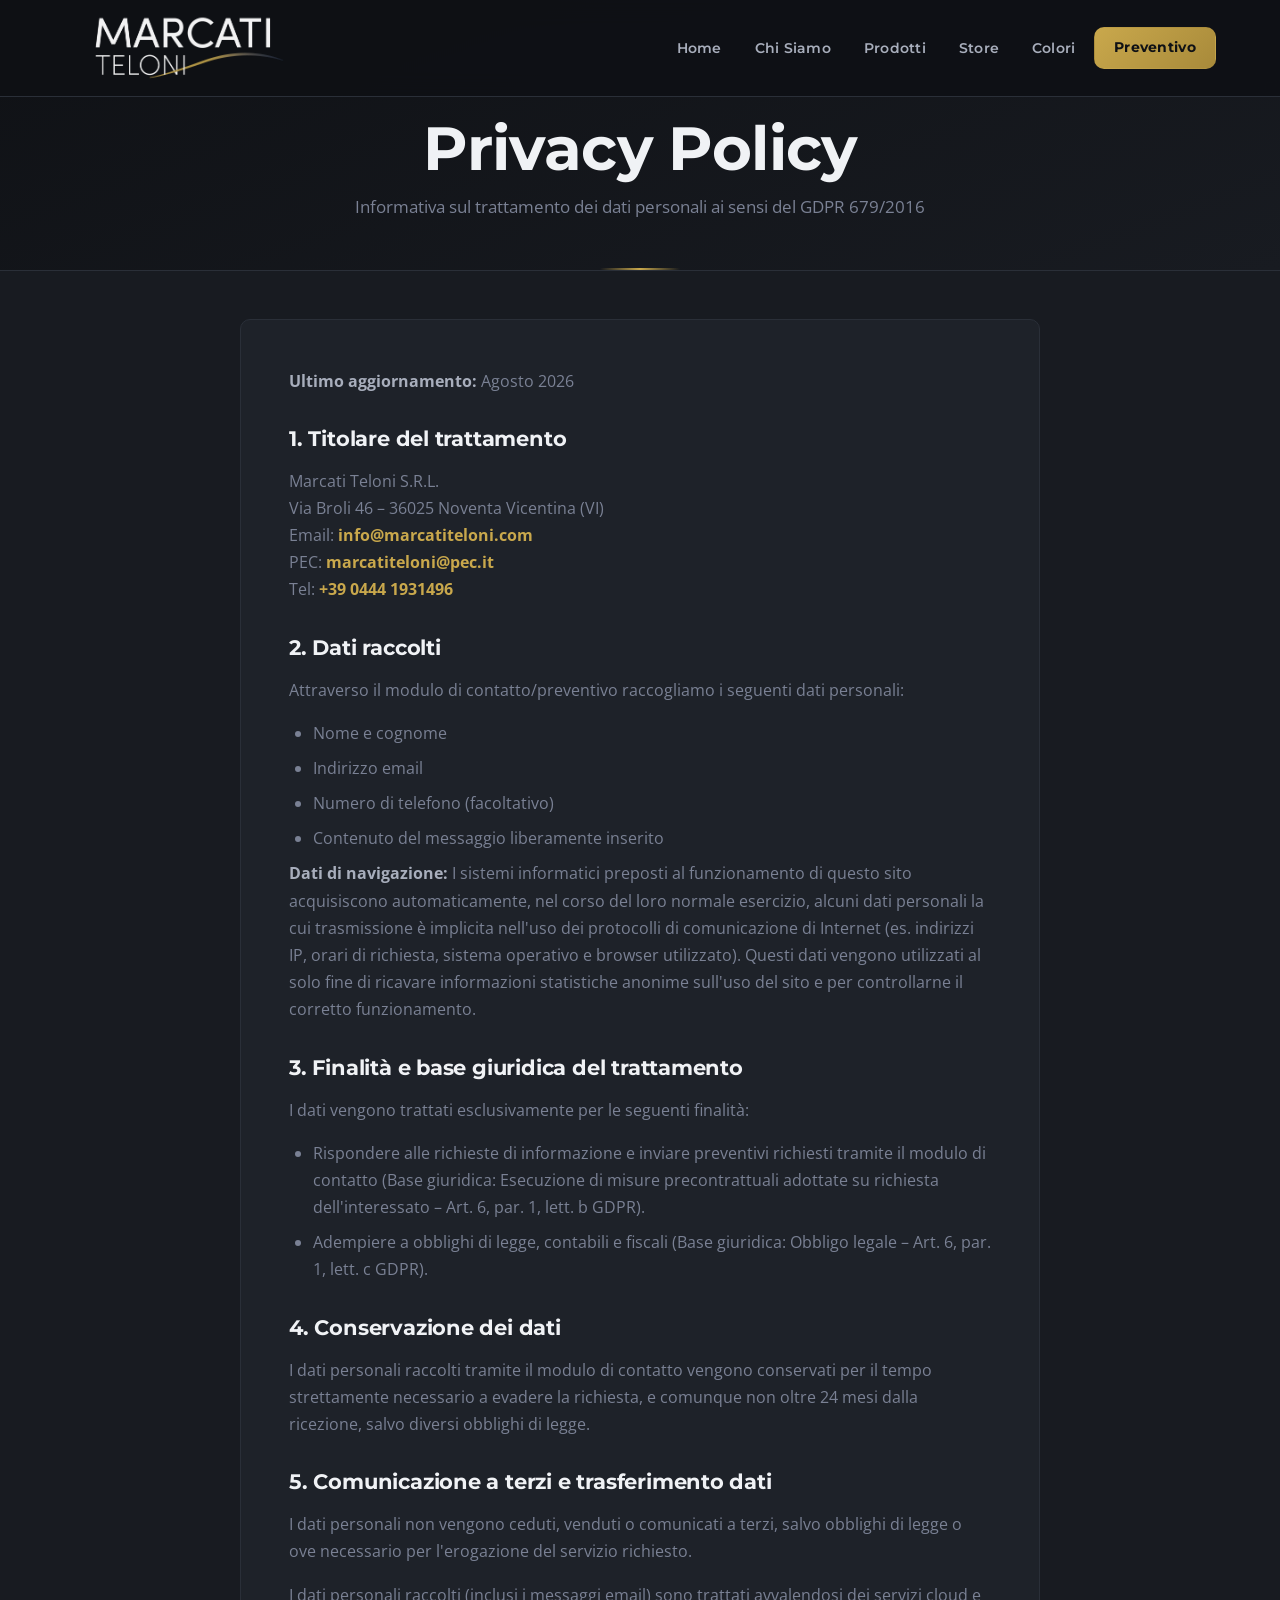
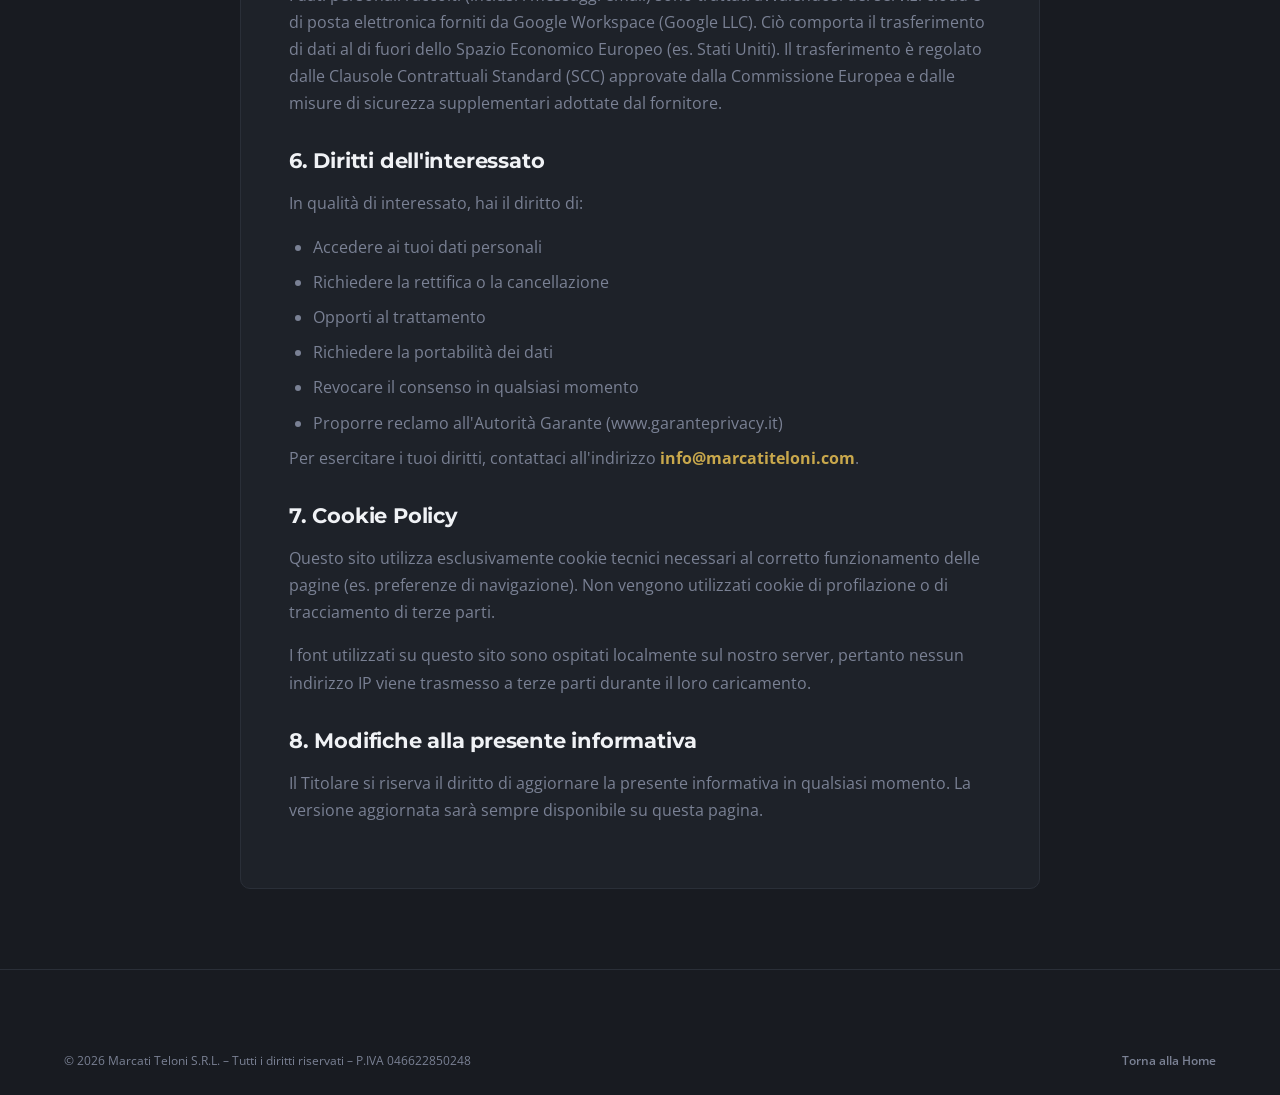
<file: privacy.html>
<!DOCTYPE html>
<html lang="it">
<head>
  <meta charset="UTF-8">
  <meta name="viewport" content="width=device-width, initial-scale=1.0">
  <meta name="robots" content="noindex, follow">
  <title>Privacy Policy — Marcati Teloni</title>
  <link rel="icon" type="image/png" href="images/Marcati Teloni favicon.png">
  <link rel="stylesheet" href="css/style.css">
</head>
<body>

  <!-- NAVBAR -->
  <nav id="navbar" aria-label="Navigazione principale">
    <div class="container nav-inner">
      <a href="index.html" class="nav-logo" aria-label="Marcati Teloni – Home">
        <img src="images/MarcatiTeloni_Bianco-noSfondo.png" alt="Marcati Teloni logo">
      </a>
      <ul class="nav-links" role="list">
        <li><a href="index.html">Home</a></li>
        <li><a href="chi-siamo.html">Chi Siamo</a></li>
        <li><a href="prodotti.html">Prodotti</a></li>
        <li><a href="store.html">Store</a></li>
        <li><a href="colori.html">Colori</a></li>
        <li><a href="index.html#preventivo" class="btn btn-primary">Preventivo</a></li>
      </ul>
      <button class="nav-toggle" aria-label="Apri menu" aria-expanded="false">
        <span></span><span></span><span></span>
      </button>
    </div>
    <nav class="nav-mobile" aria-label="Navigazione mobile">
      <a href="index.html">Home</a>
      <a href="chi-siamo.html">Chi Siamo</a>
      <a href="prodotti.html">Prodotti</a>
      <a href="store.html">Store</a>
      <a href="colori.html">Colori RAL</a>
      <a href="index.html#preventivo">Preventivo</a>
    </nav>
  </nav>

  <div class="page-hero" style="padding:7rem 0 3rem;">
    <div class="container">
      <h1>Privacy Policy</h1>
      <p>Informativa sul trattamento dei dati personali ai sensi del GDPR 679/2016</p>
    </div>
  </div>

  <section style="background:var(--dark-surface);padding:3rem 0 5rem;">
    <div class="container">
      <div class="privacy-content">
        <p><strong>Ultimo aggiornamento:</strong> Agosto 2026</p>

        <h2>1. Titolare del trattamento</h2>
        <p>Marcati Teloni S.R.L.<br>
        Via Broli 46 – 36025 Noventa Vicentina (VI)<br>
        Email: <a href="mailto:info@marcatiteloni.com">info@marcatiteloni.com</a><br>
        PEC: <a href="mailto:marcatiteloni@pec.it">marcatiteloni@pec.it</a><br>
        Tel: <a href="tel:+3904441931496">+39 0444 1931496</a></p>

        <h2>2. Dati raccolti</h2>
        <p>Attraverso il modulo di contatto/preventivo raccogliamo i seguenti dati personali:</p>
        <ul>
          <li>Nome e cognome</li>
          <li>Indirizzo email</li>
          <li>Numero di telefono (facoltativo)</li>
          <li>Contenuto del messaggio liberamente inserito</li>
        </ul>
        <p><strong>Dati di navigazione:</strong> I sistemi informatici preposti al funzionamento di questo sito acquisiscono automaticamente, nel corso del loro normale esercizio, alcuni dati personali la cui trasmissione è implicita nell'uso dei protocolli di comunicazione di Internet (es. indirizzi IP, orari di richiesta, sistema operativo e browser utilizzato). Questi dati vengono utilizzati al solo fine di ricavare informazioni statistiche anonime sull'uso del sito e per controllarne il corretto funzionamento.</p>

        <h2>3. Finalità e base giuridica del trattamento</h2>
        <p>I dati vengono trattati esclusivamente per le seguenti finalità:</p>
        <ul>
          <li>Rispondere alle richieste di informazione e inviare preventivi richiesti tramite il modulo di contatto (Base giuridica: Esecuzione di misure precontrattuali adottate su richiesta dell'interessato – Art. 6, par. 1, lett. b GDPR).</li>
          <li>Adempiere a obblighi di legge, contabili e fiscali (Base giuridica: Obbligo legale – Art. 6, par. 1, lett. c GDPR).</li>
        </ul>

        <h2>4. Conservazione dei dati</h2>
        <p>I dati personali raccolti tramite il modulo di contatto vengono conservati per il tempo strettamente necessario a evadere la richiesta, e comunque non oltre 24 mesi dalla ricezione, salvo diversi obblighi di legge.</p>

        <h2>5. Comunicazione a terzi e trasferimento dati</h2>
        <p>I dati personali non vengono ceduti, venduti o comunicati a terzi, salvo obblighi di legge o ove necessario per l'erogazione del servizio richiesto.</p>
        <p>I dati personali raccolti (inclusi i messaggi email) sono trattati avvalendosi dei servizi cloud e di posta elettronica forniti da Google Workspace (Google LLC). Ciò comporta il trasferimento di dati al di fuori dello Spazio Economico Europeo (es. Stati Uniti). Il trasferimento è regolato dalle Clausole Contrattuali Standard (SCC) approvate dalla Commissione Europea e dalle misure di sicurezza supplementari adottate dal fornitore.</p>

        <h2>6. Diritti dell'interessato</h2>
        <p>In qualità di interessato, hai il diritto di:</p>
        <ul>
          <li>Accedere ai tuoi dati personali</li>
          <li>Richiedere la rettifica o la cancellazione</li>
          <li>Opporti al trattamento</li>
          <li>Richiedere la portabilità dei dati</li>
          <li>Revocare il consenso in qualsiasi momento</li>
          <li>Proporre reclamo all'Autorità Garante (www.garanteprivacy.it)</li>
        </ul>
        <p>Per esercitare i tuoi diritti, contattaci all'indirizzo <a href="mailto:info@marcatiteloni.com">info@marcatiteloni.com</a>.</p>

        <h2 id="cookie">7. Cookie Policy</h2>
        <p>Questo sito utilizza esclusivamente cookie tecnici necessari al corretto funzionamento delle pagine (es. preferenze di navigazione). Non vengono utilizzati cookie di profilazione o di tracciamento di terze parti.</p>
        <p>I font utilizzati su questo sito sono ospitati localmente sul nostro server, pertanto nessun indirizzo IP viene trasmesso a terze parti durante il loro caricamento.</p>

        <h2>8. Modifiche alla presente informativa</h2>
        <p>Il Titolare si riserva il diritto di aggiornare la presente informativa in qualsiasi momento. La versione aggiornata sarà sempre disponibile su questa pagina.</p>
      </div>
    </div>
  </section>

  <footer>
    <div class="container">
      <div class="footer-bottom" style="border-top:none;padding-top:2rem;">
        <span>&copy; 2026 Marcati Teloni S.R.L. – Tutti i diritti riservati – P.IVA 046622850248</span>
        <a href="index.html">Torna alla Home</a>
      </div>
    </div>
  </footer>

  <script src="js/main.js"></script>
</body>
</html>
</file>
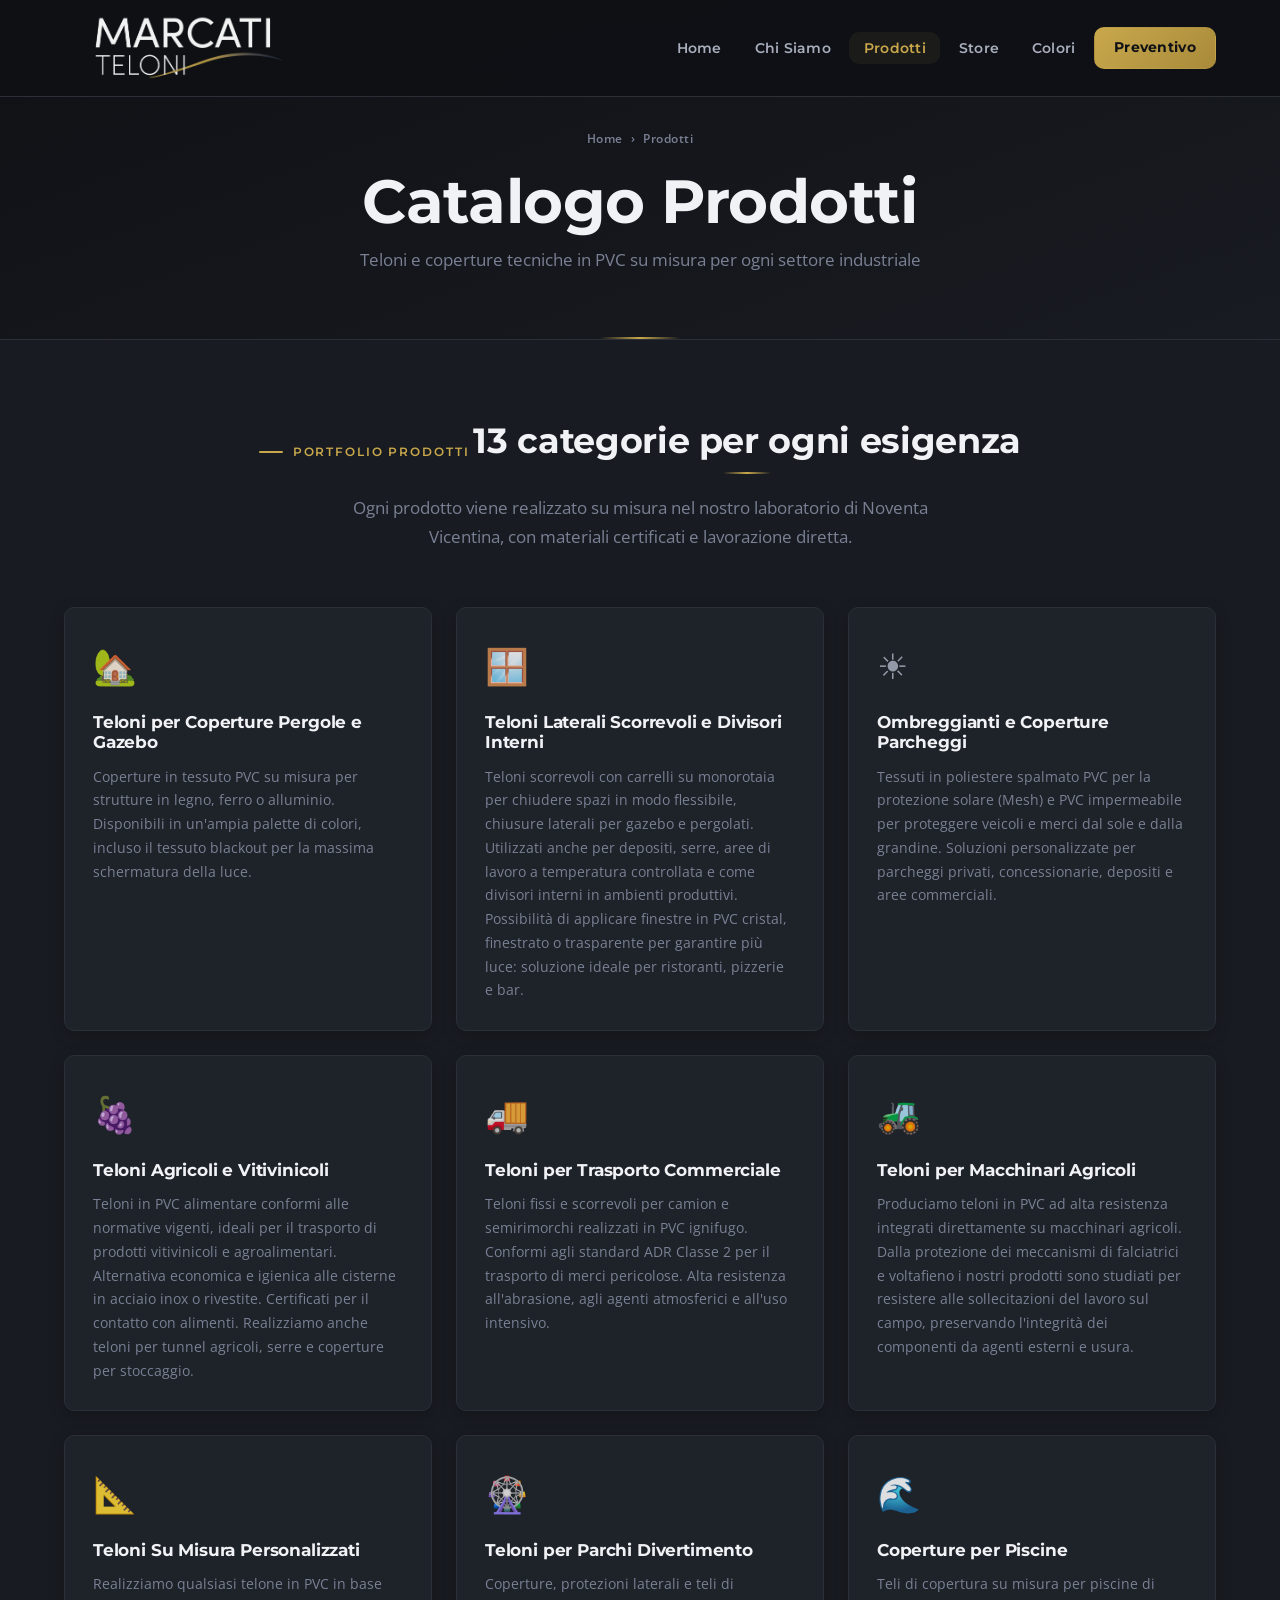
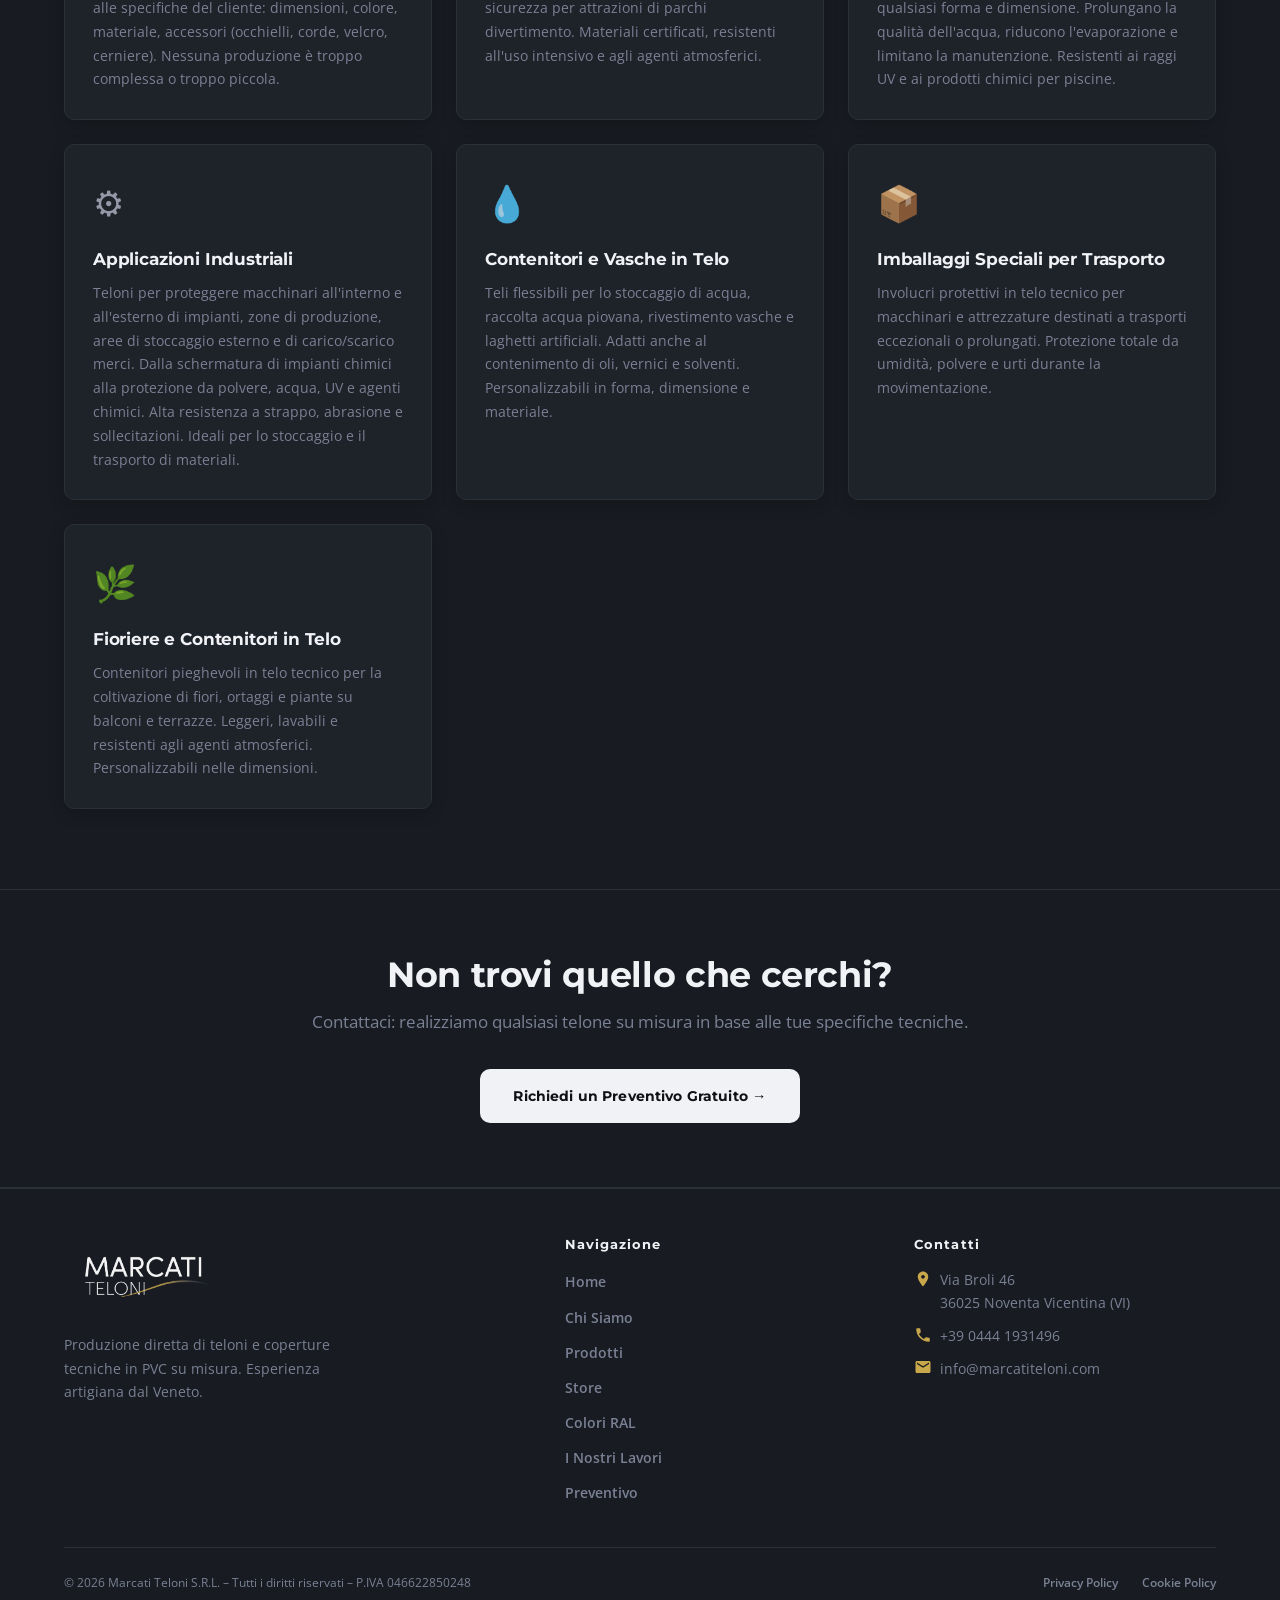
<file: prodotti.html>
<!DOCTYPE html>
<html lang="it">
<head>
  <meta charset="UTF-8">
  <meta name="viewport" content="width=device-width, initial-scale=1.0">
  <meta name="description" content="Prodotti Marcati Teloni — Catalogo tecnico di teloni e coperture industriali in PVC su misura. 13 categorie per trasporto, industria, agricoltura e edilizia.">
  <title>Prodotti — Marcati Teloni | Teloni industriali PVC su misura</title>
  <link rel="icon" type="image/png" href="images/Marcati Teloni favicon.png">
  <link rel="stylesheet" href="css/style.css">
</head>
<body>

  <!-- NAVBAR -->
  <nav id="navbar" aria-label="Navigazione principale">
    <div class="container nav-inner">
      <a href="index.html" class="nav-logo" aria-label="Marcati Teloni – Home">
        <img src="images/MarcatiTeloni_Bianco-noSfondo.png" alt="Marcati Teloni logo">
      </a>
      <ul class="nav-links" role="list">
        <li><a href="index.html">Home</a></li>
        <li><a href="chi-siamo.html">Chi Siamo</a></li>
        <li><a href="prodotti.html" class="active">Prodotti</a></li>
        <li><a href="store.html">Store</a></li>
        <li><a href="colori.html">Colori</a></li>
        <li><a href="index.html#preventivo" class="btn btn-primary">Preventivo</a></li>
      </ul>
      <button class="nav-toggle" aria-label="Apri menu" aria-expanded="false">
        <span></span><span></span><span></span>
      </button>
    </div>
    <nav class="nav-mobile" aria-label="Navigazione mobile">
      <a href="index.html">Home</a>
      <a href="chi-siamo.html">Chi Siamo</a>
      <a href="prodotti.html">Prodotti</a>
      <a href="store.html">Store</a>
      <a href="colori.html">Colori RAL</a>
      <a href="index.html#lavori">I Nostri Lavori</a>
      <a href="index.html#preventivo">Richiedi Preventivo</a>
      <a href="index.html#contatti">Contatti</a>
    </nav>
  </nav>

  <!-- PAGE HERO -->
  <div class="page-hero">
    <div class="container">
      <nav class="breadcrumb" aria-label="Breadcrumb">
        <a href="index.html">Home</a>
        <span>&#8250;</span>
        <span>Prodotti</span>
      </nav>
      <h1>Catalogo Prodotti</h1>
      <p>Teloni e coperture tecniche in PVC su misura per ogni settore industriale</p>
    </div>
  </div>

  <!-- PRODOTTI FULL -->
  <section id="prodotti-full" style="background:var(--dark-surface);">
    <div class="container">
      <div class="section-header">
        <span class="section-label">Portfolio Prodotti</span>
        <h2>13 categorie per ogni esigenza</h2>
        <p>Ogni prodotto viene realizzato su misura nel nostro laboratorio di Noventa Vicentina, con materiali certificati e lavorazione diretta.</p>
      </div>

      <div class="prodotti-full-grid">

        <!-- 1 -->
        <div class="prodotto-full-card" id="pergole">
          <div class="prodotto-full-card-body">
            <div class="prodotto-icon">&#127969;</div>
            <h3>Teloni per Coperture Pergole e Gazebo</h3>
            <p>Coperture in tessuto PVC su misura per strutture in legno, ferro o alluminio. Disponibili in un'ampia palette di colori, incluso il tessuto blackout per la massima schermatura della luce.</p>
          </div>
        </div>

        <!-- 2 -->
        <div class="prodotto-full-card" id="scorrevoli">
          <div class="prodotto-full-card-body">
            <div class="prodotto-icon">🪟</div>
            <h3>Teloni Laterali Scorrevoli e Divisori Interni</h3>
            <p>Teloni scorrevoli con carrelli su monorotaia per chiudere spazi in modo flessibile, chiusure laterali per gazebo e pergolati. Utilizzati anche per depositi, serre, aree di lavoro a temperatura controllata e come divisori interni in ambienti produttivi. Possibilità di applicare finestre in PVC cristal, finestrato o trasparente per garantire più luce: soluzione ideale per ristoranti, pizzerie e bar.</p>
          </div>
        </div>

        <!-- 3 -->
        <div class="prodotto-full-card" id="ombreggianti">
          <div class="prodotto-full-card-body">
            <div class="prodotto-icon">&#9728;</div>
            <h3>Ombreggianti e Coperture Parcheggi</h3>
            <p>Tessuti in poliestere spalmato PVC per la protezione solare (Mesh) e PVC impermeabile per proteggere veicoli e merci dal sole e dalla grandine. Soluzioni personalizzate per parcheggi privati, concessionarie, depositi e aree commerciali.</p>
          </div>
        </div>

        <!-- 4 -->
        <div class="prodotto-full-card" id="agricoltura">
          <div class="prodotto-full-card-body">
            <div class="prodotto-icon">🍇</div>
            <h3>Teloni Agricoli e Vitivinicoli</h3>
            <p>Teloni in PVC alimentare conformi alle normative vigenti, ideali per il trasporto di prodotti vitivinicoli e agroalimentari. Alternativa economica e igienica alle cisterne in acciaio inox o rivestite. Certificati per il contatto con alimenti. Realizziamo anche teloni per tunnel agricoli, serre e coperture per stoccaggio.</p>
          </div>
        </div>

        <!-- 5 -->
        <div class="prodotto-full-card" id="trasporto">
          <div class="prodotto-full-card-body">
            <div class="prodotto-icon">&#128666;</div>
            <h3>Teloni per Trasporto Commerciale</h3>
            <p>Teloni fissi e scorrevoli per camion e semirimorchi realizzati in PVC ignifugo. Conformi agli standard ADR Classe 2 per il trasporto di merci pericolose. Alta resistenza all'abrasione, agli agenti atmosferici e all'uso intensivo.</p>
          </div>
        </div>

        <!-- 6 -->
        <div class="prodotto-full-card" id="macchinari">
          <div class="prodotto-full-card-body">
            <div class="prodotto-icon">🚜</div>
            <h3>Teloni per Macchinari Agricoli</h3>
            <p>Produciamo teloni in PVC ad alta resistenza integrati direttamente su macchinari agricoli. Dalla protezione dei meccanismi di falciatrici e voltafieno i nostri prodotti sono studiati per resistere alle sollecitazioni del lavoro sul campo, preservando l'integrità dei componenti da agenti esterni e usura.</p>
          </div>
        </div>

        <!-- 7 -->
        <div class="prodotto-full-card" id="custom">
          <div class="prodotto-full-card-body">
            <div class="prodotto-icon">📐</div>
            <h3>Teloni Su Misura Personalizzati</h3>
            <p>Realizziamo qualsiasi telone in PVC in base alle specifiche del cliente: dimensioni, colore, materiale, accessori (occhielli, corde, velcro, cerniere). Nessuna produzione è troppo complessa o troppo piccola.</p>
          </div>
        </div>

        <!-- 8 -->
        <div class="prodotto-full-card" id="speciali">
          <div class="prodotto-full-card-body">
            <div class="prodotto-icon">🎡</div>
            <h3>Teloni per Parchi Divertimento</h3>
            <p>Coperture, protezioni laterali e teli di sicurezza per attrazioni di parchi divertimento. Materiali certificati, resistenti all'uso intensivo e agli agenti atmosferici.</p>
          </div>
        </div>

        <!-- 9 -->
        <div class="prodotto-full-card" id="piscine">
          <div class="prodotto-full-card-body">
            <div class="prodotto-icon">&#127754;</div>
            <h3>Coperture per Piscine</h3>
            <p>Teli di copertura su misura per piscine di qualsiasi forma e dimensione. Prolungano la qualità dell'acqua, riducono l'evaporazione e limitano la manutenzione. Resistenti ai raggi UV e ai prodotti chimici per piscine.</p>
          </div>
        </div>

        <!-- 11 -->
        <div class="prodotto-full-card" id="industriale">
          <div class="prodotto-full-card-body">
            <div class="prodotto-icon">&#9881;</div>
            <h3>Applicazioni Industriali</h3>
            <p>Teloni per proteggere macchinari all'interno e all'esterno di impianti, zone di produzione, aree di stoccaggio esterno e di carico/scarico merci. Dalla schermatura di impianti chimici alla protezione da polvere, acqua, UV e agenti chimici. Alta resistenza a strappo, abrasione e sollecitazioni. Ideali per lo stoccaggio e il trasporto di materiali.</p>
          </div>
        </div>

        <!-- 12 -->
        <div class="prodotto-full-card" id="acqua">
          <div class="prodotto-full-card-body">
            <div class="prodotto-icon">&#128167;</div>
            <h3>Contenitori e Vasche in Telo</h3>
            <p>Teli flessibili per lo stoccaggio di acqua, raccolta acqua piovana, rivestimento vasche e laghetti artificiali. Adatti anche al contenimento di oli, vernici e solventi. Personalizzabili in forma, dimensione e materiale.</p>
          </div>
        </div>

        <!-- 13 -->
        <div class="prodotto-full-card" id="packaging">
          <div class="prodotto-full-card-body">
            <div class="prodotto-icon">&#128230;</div>
            <h3>Imballaggi Speciali per Trasporto</h3>
            <p>Involucri protettivi in telo tecnico per macchinari e attrezzature destinati a trasporti eccezionali o prolungati. Protezione totale da umidità, polvere e urti durante la movimentazione.</p>
          </div>
        </div>

        <!-- 13 -->
        <div class="prodotto-full-card" id="fioriere">
          <div class="prodotto-full-card-body">
            <div class="prodotto-icon">&#127807;</div>
            <h3>Fioriere e Contenitori in Telo</h3>
            <p>Contenitori pieghevoli in telo tecnico per la coltivazione di fiori, ortaggi e piante su balconi e terrazze. Leggeri, lavabili e resistenti agli agenti atmosferici. Personalizzabili nelle dimensioni.</p>
          </div>
        </div>

      </div>
    </div>
  </section>

  <!-- CTA SECTION -->
  <section class="cta-section">
    <div class="container">
      <h2>Non trovi quello che cerchi?</h2>
      <p>Contattaci: realizziamo qualsiasi telone su misura in base alle tue specifiche tecniche.</p>
      <a href="index.html#preventivo" class="btn btn-white">Richiedi un Preventivo Gratuito &#8594;</a>
    </div>
  </section>

  <!-- FOOTER -->
  <footer>
    <div class="container">
      <div class="footer-grid">
        <div class="footer-brand">
          <img src="images/MarcatiTeloni_Bianco-noSfondo.png" alt="Marcati Teloni">
          <p>Produzione diretta di teloni e coperture tecniche in PVC su misura. Esperienza artigiana dal Veneto.</p>
        </div>
        <div class="footer-col">
          <h4>Navigazione</h4>
          <ul>
            <li><a href="index.html">Home</a></li>
        <li><a href="chi-siamo.html">Chi Siamo</a></li>
            <li><a href="prodotti.html">Prodotti</a></li>
            <li><a href="store.html">Store</a></li>
            <li><a href="colori.html">Colori RAL</a></li>
            <li><a href="index.html#lavori">I Nostri Lavori</a></li>
            <li><a href="index.html#preventivo">Preventivo</a></li>
          </ul>
        </div>
        <div class="footer-col">
          <h4>Contatti</h4>
          <div class="footer-contact-item">
            <span style="color:var(--gold);display:inline-flex;"><svg viewBox="0 0 24 24" width="18" height="18" fill="currentColor"><path d="M12 2C8.13 2 5 5.13 5 9c0 5.25 7 13 7 13s7-7.75 7-13c0-3.87-3.13-7-7-7zm0 9.5c-1.38 0-2.5-1.12-2.5-2.5s1.12-2.5 2.5-2.5 2.5 1.12 2.5 2.5-1.12 2.5-2.5 2.5z"/></svg></span>
            <span>Via Broli 46<br>36025 Noventa Vicentina (VI)</span>
          </div>
          <div class="footer-contact-item">
            <span style="color:var(--gold);display:inline-flex;"><svg viewBox="0 0 24 24" width="18" height="18" fill="currentColor"><path d="M6.62 10.79c1.44 2.83 3.76 5.14 6.59 6.59l2.2-2.2c.27-.27.67-.36 1.02-.24 1.12.37 2.33.57 3.57.57.55 0 1 .45 1 1V20c0 .55-.45 1-1 1-9.39 0-17-7.61-17-17 0-.55.45-1 1-1h3.5c.55 0 1 .45 1 1 0 1.25.2 2.45.57 3.57.11.35.03.74-.25 1.02l-2.2 2.2z"/></svg></span>
            <a href="tel:+3904441931496">+39 0444 1931496</a>
          </div>
          <div class="footer-contact-item">
            <span style="color:var(--gold);display:inline-flex;"><svg viewBox="0 0 24 24" width="18" height="18" fill="currentColor"><path d="M20 4H4c-1.1 0-1.99.9-1.99 2L2 18c0 1.1.9 2 2 2h16c1.1 0 2-.9 2-2V6c0-1.1-.9-2-2-2zm0 4l-8 5-8-5V6l8 5 8-5v2z"/></svg></span>
            <a href="mailto:info@marcatiteloni.com">info@marcatiteloni.com</a>
          </div>
        </div>
      </div>
      <div class="footer-bottom">
        <span>&copy; 2026 Marcati Teloni S.R.L. – Tutti i diritti riservati – P.IVA 046622850248</span>
        <div style="display:flex;gap:1.5rem;">
          <a href="privacy.html">Privacy Policy</a>
          <a href="privacy.html#cookie">Cookie Policy</a>
        </div>
      </div>
    </div>
  </footer>

  <button id="back-to-top" aria-label="Torna in cima">&#8593;</button>
  <script src="js/main.js"></script>
</body>
</html>
</file>
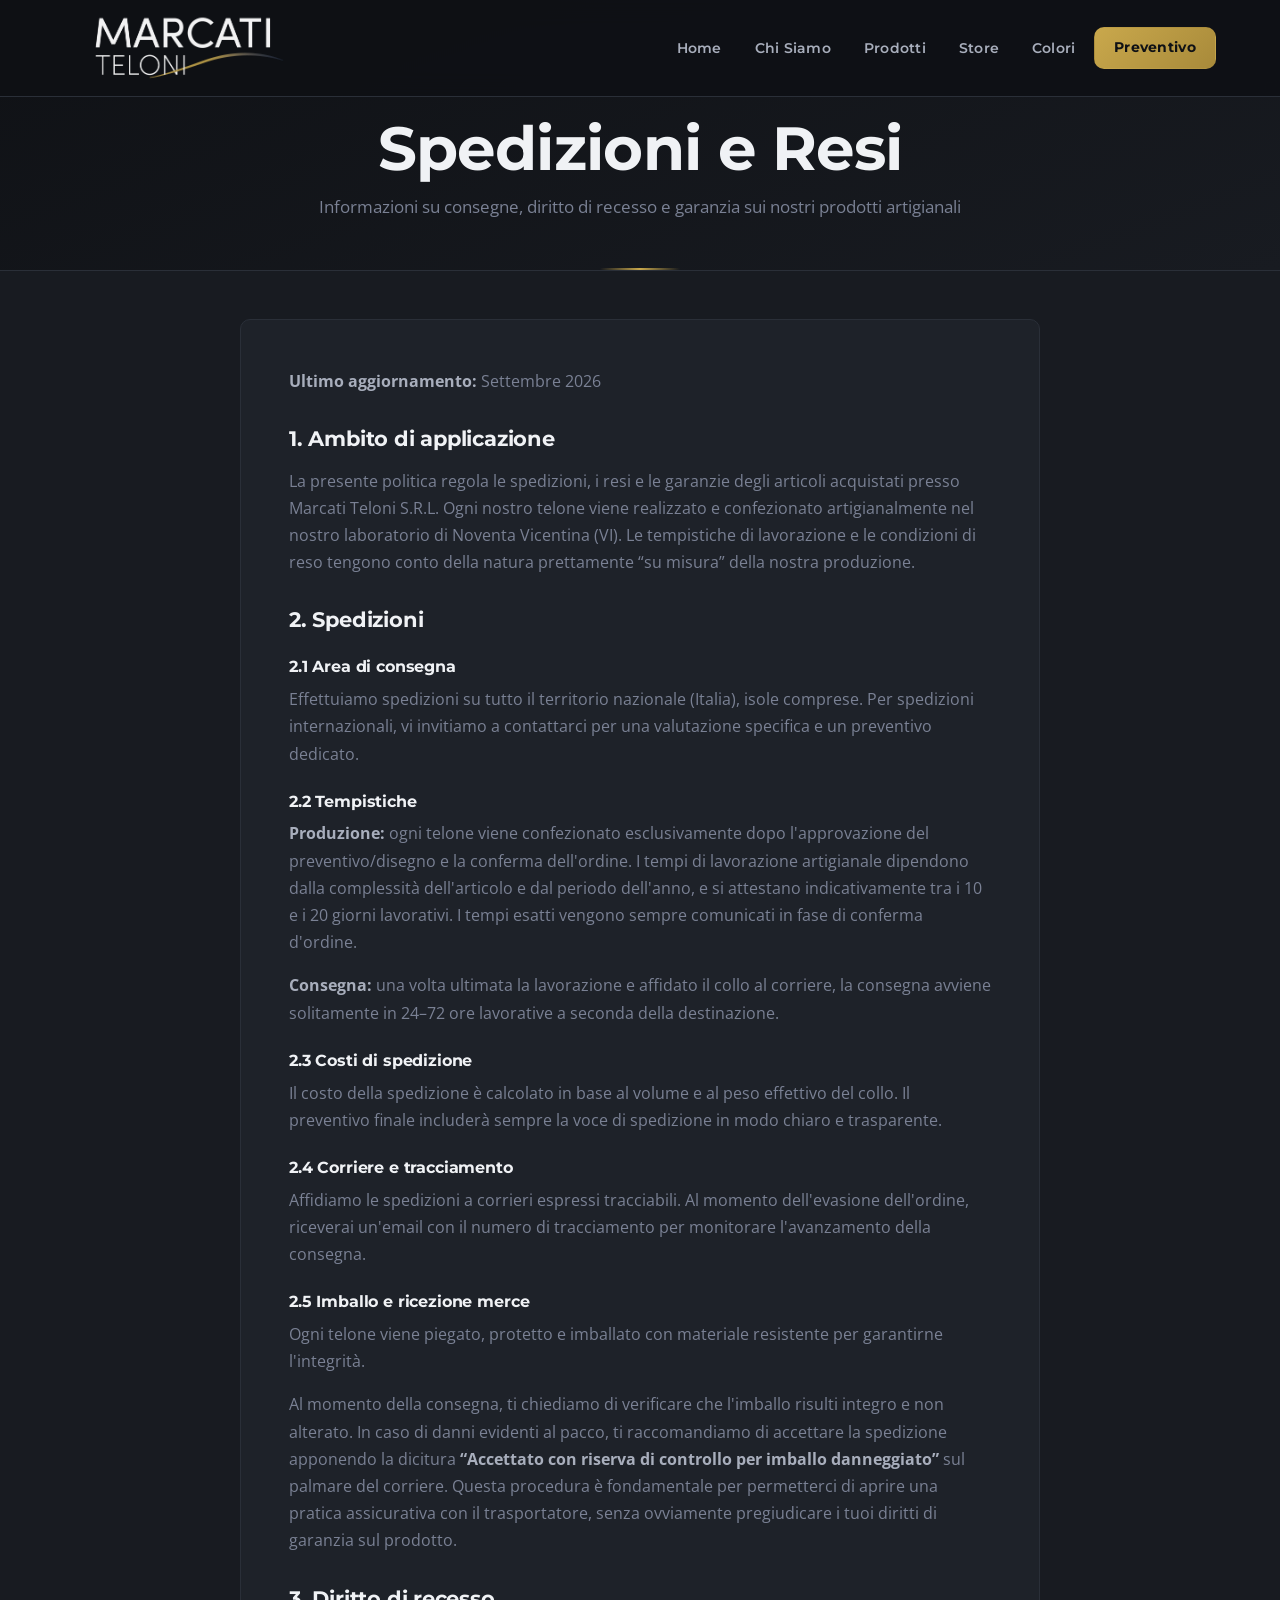
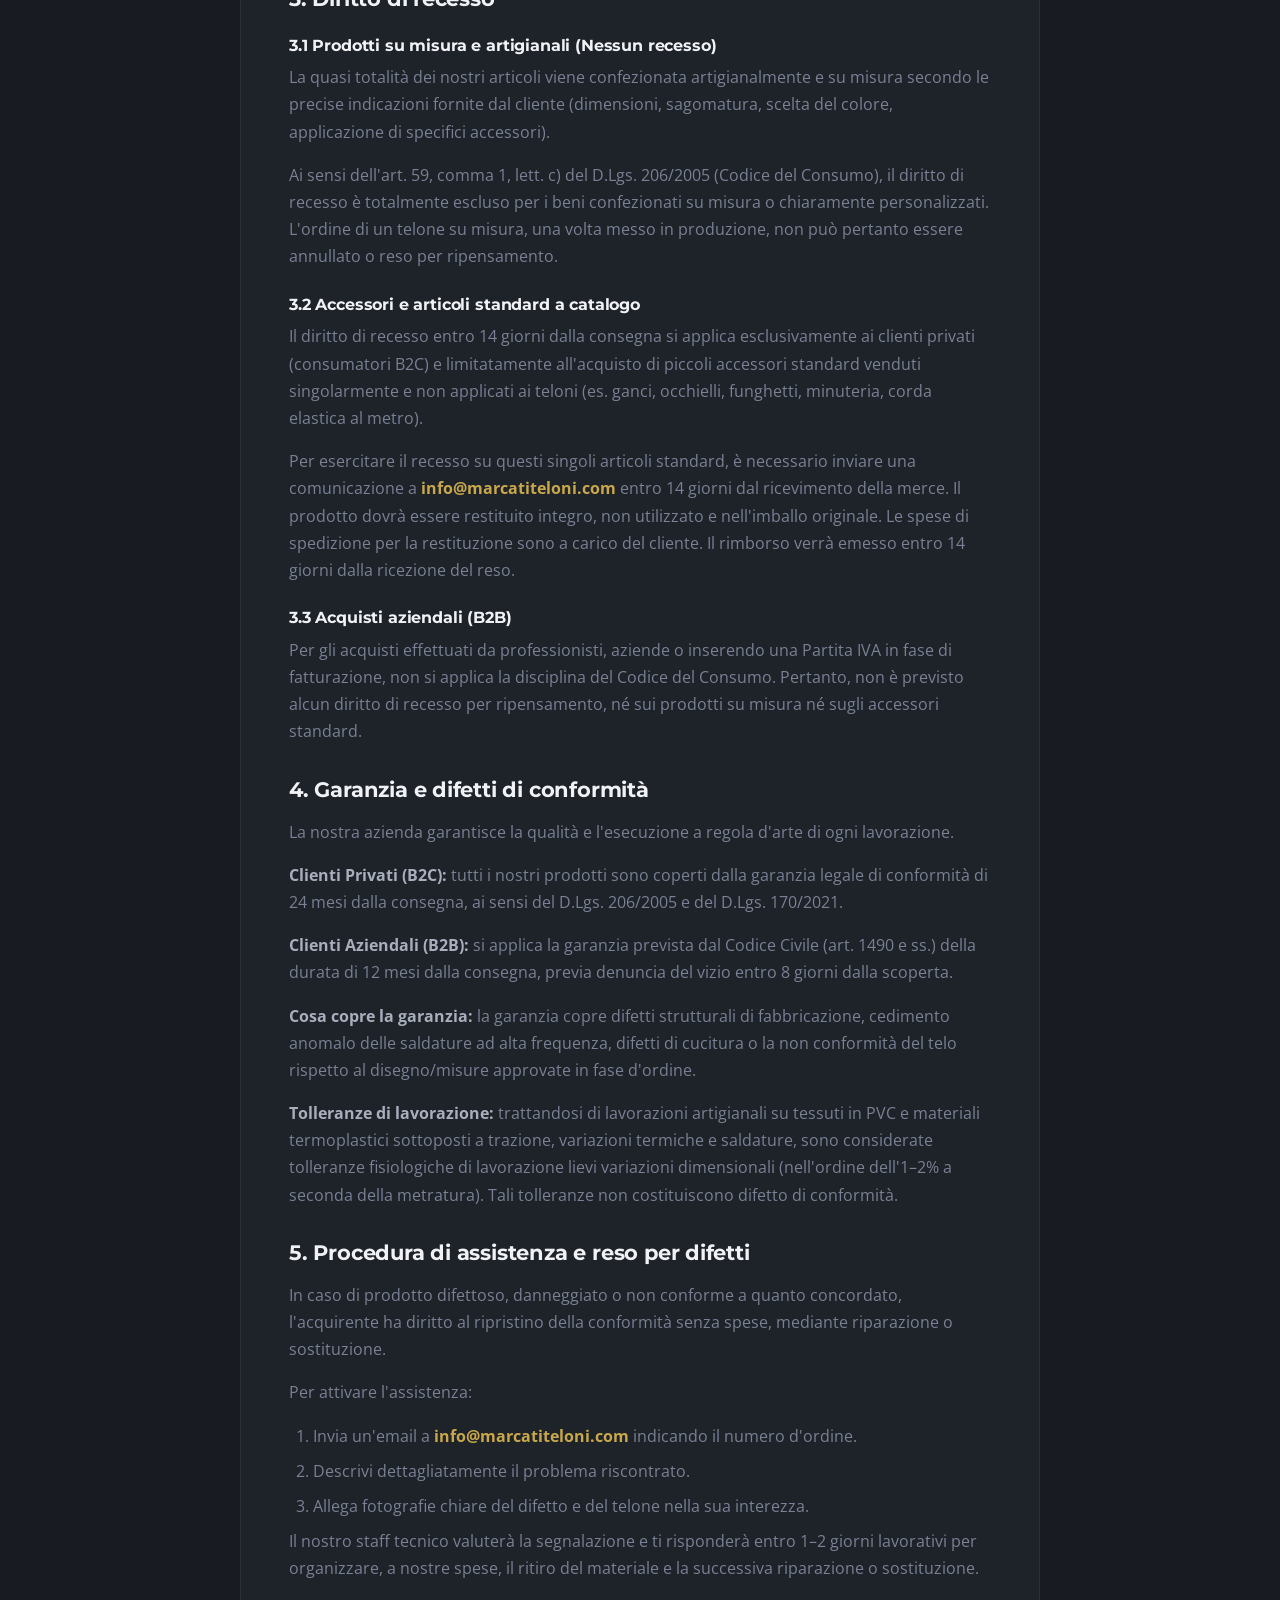
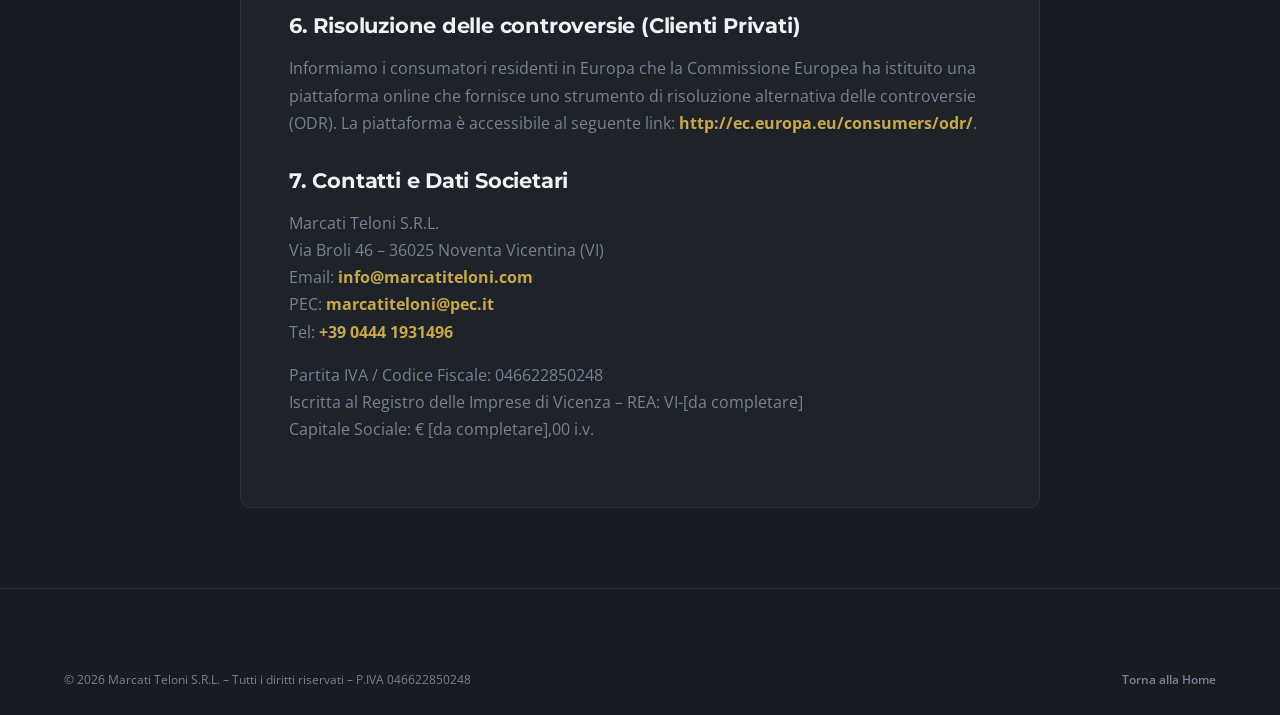
<file: spedizioni-resi.html>
<!DOCTYPE html>
<html lang="it">
<head>
  <meta charset="UTF-8">
  <meta name="viewport" content="width=device-width, initial-scale=1.0">
  <meta name="robots" content="noindex, follow">
  <title>Spedizioni e Resi — Marcati Teloni</title>
  <link rel="icon" type="image/png" href="images/Marcati Teloni favicon.png">
  <link rel="stylesheet" href="css/style.css">
</head>
<body>

  <!-- NAVBAR -->
  <nav id="navbar" aria-label="Navigazione principale">
    <div class="container nav-inner">
      <a href="index.html" class="nav-logo" aria-label="Marcati Teloni – Home">
        <img src="images/MarcatiTeloni_Bianco-noSfondo.png" alt="Marcati Teloni logo">
      </a>
      <ul class="nav-links" role="list">
        <li><a href="index.html">Home</a></li>
        <li><a href="chi-siamo.html">Chi Siamo</a></li>
        <li><a href="prodotti.html">Prodotti</a></li>
        <li><a href="store.html">Store</a></li>
        <li><a href="colori.html">Colori</a></li>
        <li><a href="index.html#preventivo" class="btn btn-primary">Preventivo</a></li>
      </ul>
      <button class="nav-toggle" aria-label="Apri menu" aria-expanded="false">
        <span></span><span></span><span></span>
      </button>
    </div>
    <nav class="nav-mobile" aria-label="Navigazione mobile">
      <a href="index.html">Home</a>
      <a href="chi-siamo.html">Chi Siamo</a>
      <a href="prodotti.html">Prodotti</a>
      <a href="store.html">Store</a>
      <a href="colori.html">Colori RAL</a>
      <a href="index.html#preventivo">Preventivo</a>
    </nav>
  </nav>

  <div class="page-hero" style="padding:7rem 0 3rem;">
    <div class="container">
      <h1>Spedizioni e Resi</h1>
      <p>Informazioni su consegne, diritto di recesso e garanzia sui nostri prodotti artigianali</p>
    </div>
  </div>

  <section style="background:var(--dark-surface);padding:3rem 0 5rem;">
    <div class="container">
      <div class="privacy-content">
        <p><strong>Ultimo aggiornamento:</strong> Settembre 2026</p>

        <h2>1. Ambito di applicazione</h2>
        <p>La presente politica regola le spedizioni, i resi e le garanzie degli articoli acquistati presso Marcati Teloni S.R.L. Ogni nostro telone viene realizzato e confezionato artigianalmente nel nostro laboratorio di Noventa Vicentina (VI). Le tempistiche di lavorazione e le condizioni di reso tengono conto della natura prettamente &ldquo;su misura&rdquo; della nostra produzione.</p>

        <h2>2. Spedizioni</h2>
        <h3>2.1 Area di consegna</h3>
        <p>Effettuiamo spedizioni su tutto il territorio nazionale (Italia), isole comprese. Per spedizioni internazionali, vi invitiamo a contattarci per una valutazione specifica e un preventivo dedicato.</p>
        <h3>2.2 Tempistiche</h3>
        <p><strong>Produzione:</strong> ogni telone viene confezionato esclusivamente dopo l'approvazione del preventivo/disegno e la conferma dell'ordine. I tempi di lavorazione artigianale dipendono dalla complessit&agrave; dell'articolo e dal periodo dell'anno, e si attestano indicativamente tra i 10 e i 20 giorni lavorativi. I tempi esatti vengono sempre comunicati in fase di conferma d'ordine.</p>
        <p><strong>Consegna:</strong> una volta ultimata la lavorazione e affidato il collo al corriere, la consegna avviene solitamente in 24&ndash;72 ore lavorative a seconda della destinazione.</p>
        <h3>2.3 Costi di spedizione</h3>
        <p>Il costo della spedizione &egrave; calcolato in base al volume e al peso effettivo del collo. Il preventivo finale includer&agrave; sempre la voce di spedizione in modo chiaro e trasparente.</p>
        <h3>2.4 Corriere e tracciamento</h3>
        <p>Affidiamo le spedizioni a corrieri espressi tracciabili. Al momento dell'evasione dell'ordine, riceverai un'email con il numero di tracciamento per monitorare l'avanzamento della consegna.</p>
        <h3>2.5 Imballo e ricezione merce</h3>
        <p>Ogni telone viene piegato, protetto e imballato con materiale resistente per garantirne l'integrit&agrave;.</p>
        <p>Al momento della consegna, ti chiediamo di verificare che l'imballo risulti integro e non alterato. In caso di danni evidenti al pacco, ti raccomandiamo di accettare la spedizione apponendo la dicitura <strong>&ldquo;Accettato con riserva di controllo per imballo danneggiato&rdquo;</strong> sul palmare del corriere. Questa procedura &egrave; fondamentale per permetterci di aprire una pratica assicurativa con il trasportatore, senza ovviamente pregiudicare i tuoi diritti di garanzia sul prodotto.</p>

        <h2>3. Diritto di recesso</h2>
        <h3>3.1 Prodotti su misura e artigianali (Nessun recesso)</h3>
        <p>La quasi totalit&agrave; dei nostri articoli viene confezionata artigianalmente e su misura secondo le precise indicazioni fornite dal cliente (dimensioni, sagomatura, scelta del colore, applicazione di specifici accessori).</p>
        <p>Ai sensi dell'art. 59, comma 1, lett. c) del D.Lgs. 206/2005 (Codice del Consumo), il diritto di recesso &egrave; totalmente escluso per i beni confezionati su misura o chiaramente personalizzati. L'ordine di un telone su misura, una volta messo in produzione, non pu&ograve; pertanto essere annullato o reso per ripensamento.</p>
        <h3>3.2 Accessori e articoli standard a catalogo</h3>
        <p>Il diritto di recesso entro 14 giorni dalla consegna si applica esclusivamente ai clienti privati (consumatori B2C) e limitatamente all'acquisto di piccoli accessori standard venduti singolarmente e non applicati ai teloni (es. ganci, occhielli, funghetti, minuteria, corda elastica al metro).</p>
        <p>Per esercitare il recesso su questi singoli articoli standard, &egrave; necessario inviare una comunicazione a <a href="mailto:info@marcatiteloni.com">info@marcatiteloni.com</a> entro 14 giorni dal ricevimento della merce. Il prodotto dovr&agrave; essere restituito integro, non utilizzato e nell'imballo originale. Le spese di spedizione per la restituzione sono a carico del cliente. Il rimborso verr&agrave; emesso entro 14 giorni dalla ricezione del reso.</p>
        <h3>3.3 Acquisti aziendali (B2B)</h3>
        <p>Per gli acquisti effettuati da professionisti, aziende o inserendo una Partita IVA in fase di fatturazione, non si applica la disciplina del Codice del Consumo. Pertanto, non &egrave; previsto alcun diritto di recesso per ripensamento, n&eacute; sui prodotti su misura n&eacute; sugli accessori standard.</p>

        <h2>4. Garanzia e difetti di conformit&agrave;</h2>
        <p>La nostra azienda garantisce la qualit&agrave; e l'esecuzione a regola d'arte di ogni lavorazione.</p>
        <p><strong>Clienti Privati (B2C):</strong> tutti i nostri prodotti sono coperti dalla garanzia legale di conformit&agrave; di 24 mesi dalla consegna, ai sensi del D.Lgs. 206/2005 e del D.Lgs. 170/2021.</p>
        <p><strong>Clienti Aziendali (B2B):</strong> si applica la garanzia prevista dal Codice Civile (art. 1490 e ss.) della durata di 12 mesi dalla consegna, previa denuncia del vizio entro 8 giorni dalla scoperta.</p>
        <p><strong>Cosa copre la garanzia:</strong> la garanzia copre difetti strutturali di fabbricazione, cedimento anomalo delle saldature ad alta frequenza, difetti di cucitura o la non conformit&agrave; del telo rispetto al disegno/misure approvate in fase d'ordine.</p>
        <p><strong>Tolleranze di lavorazione:</strong> trattandosi di lavorazioni artigianali su tessuti in PVC e materiali termoplastici sottoposti a trazione, variazioni termiche e saldature, sono considerate tolleranze fisiologiche di lavorazione lievi variazioni dimensionali (nell'ordine dell'1&ndash;2% a seconda della metratura). Tali tolleranze non costituiscono difetto di conformit&agrave;.</p>

        <h2>5. Procedura di assistenza e reso per difetti</h2>
        <p>In caso di prodotto difettoso, danneggiato o non conforme a quanto concordato, l'acquirente ha diritto al ripristino della conformit&agrave; senza spese, mediante riparazione o sostituzione.</p>
        <p>Per attivare l'assistenza:</p>
        <ol>
          <li>Invia un'email a <a href="mailto:info@marcatiteloni.com">info@marcatiteloni.com</a> indicando il numero d'ordine.</li>
          <li>Descrivi dettagliatamente il problema riscontrato.</li>
          <li>Allega fotografie chiare del difetto e del telone nella sua interezza.</li>
        </ol>
        <p>Il nostro staff tecnico valuter&agrave; la segnalazione e ti risponder&agrave; entro 1&ndash;2 giorni lavorativi per organizzare, a nostre spese, il ritiro del materiale e la successiva riparazione o sostituzione.</p>

        <h2>6. Risoluzione delle controversie (Clienti Privati)</h2>
        <p>Informiamo i consumatori residenti in Europa che la Commissione Europea ha istituito una piattaforma online che fornisce uno strumento di risoluzione alternativa delle controversie (ODR). La piattaforma &egrave; accessibile al seguente link: <a href="http://ec.europa.eu/consumers/odr/" target="_blank" rel="noopener">http://ec.europa.eu/consumers/odr/</a>.</p>

        <h2>7. Contatti e Dati Societari</h2>
        <p>Marcati Teloni S.R.L.<br>
        Via Broli 46 &ndash; 36025 Noventa Vicentina (VI)<br>
        Email: <a href="mailto:info@marcatiteloni.com">info@marcatiteloni.com</a><br>
        PEC: <a href="mailto:marcatiteloni@pec.it">marcatiteloni@pec.it</a><br>
        Tel: <a href="tel:+3904441931496">+39 0444 1931496</a></p>
        <p>Partita IVA / Codice Fiscale: 046622850248<br>
        Iscritta al Registro delle Imprese di Vicenza &ndash; REA: VI-[da completare]<br>
        Capitale Sociale: &euro; [da completare],00 i.v.</p>
      </div>
    </div>
  </section>

  <footer>
    <div class="container">
      <div class="footer-bottom" style="border-top:none;padding-top:2rem;">
        <span>&copy; 2026 Marcati Teloni S.R.L. &ndash; Tutti i diritti riservati &ndash; P.IVA 046622850248</span>
        <a href="index.html">Torna alla Home</a>
      </div>
    </div>
  </footer>

  <script src="js/main.js"></script>
</body>
</html>
</file>
<file: css/style.css>
/* ============================================================
   MARCATI TELONI v2 — SMOOTH INDUSTRIAL Stylesheet
   Palette: Warm dark / Muted gold / Soft grays
   ============================================================ */

/* ---- Font locali (self-hosted, no Google Fonts) ---- */
@font-face {
  font-family: 'Montserrat';
  font-style: normal;
  font-weight: 100 900;
  font-display: swap;
  src: url('../fonts/Montserrat-latin.woff2') format('woff2');
  unicode-range: U+0000-00FF, U+0131, U+0152-0153, U+02BB-02BC, U+02C6, U+02DA, U+02DC, U+0304, U+0308, U+0329, U+2000-206F, U+20AC, U+2122, U+2191, U+2193, U+2212, U+2215, U+FEFF, U+FFFD;
}
@font-face {
  font-family: 'Open Sans';
  font-style: normal;
  font-weight: 300 800;
  font-stretch: 100%;
  font-display: swap;
  src: url('../fonts/OpenSans-latin.woff2') format('woff2');
  unicode-range: U+0000-00FF, U+0131, U+0152-0153, U+02BB-02BC, U+02C6, U+02DA, U+02DC, U+0304, U+0308, U+0329, U+2000-206F, U+20AC, U+2122, U+2191, U+2193, U+2212, U+2215, U+FEFF, U+FFFD;
}

:root {
  --gold: #c9a84c;
  --gold-dark: #a88a3a;
  --gold-light: #e0c070;
  --dark: #0f1115;
  --dark-surface: #181b21;
  --dark-elevated: #1e2229;
  --gray: #7a8194;
  --gray-light: #a8aebc;
  --white: #f0f2f5;
  --border: #2a2f38;
  --shadow: 0 8px 32px rgba(0,0,0,0.35);
  --shadow-soft: 0 4px 16px rgba(0,0,0,0.2);
  --radius: 10px;
  --transition: 0.35s cubic-bezier(0.4, 0, 0.2, 1);
  --max-width: 1200px;
  --font-heading: 'Montserrat', sans-serif;
  --font-body: 'Open Sans', sans-serif;
}

/* ---- Reset ---- */
*, *::before, *::after { box-sizing: border-box; margin: 0; padding: 0; }
html { scroll-behavior: smooth; font-size: 16px; }
body {
  font-family: var(--font-body);
  color: var(--gray-light);
  background: var(--dark);
  line-height: 1.7;
  overflow-x: hidden;
}
img { display: block; max-width: 100%; height: auto; }
a { text-decoration: none; color: inherit; }
ul { list-style: none; }

/* ---- Typography ---- */
h1, h2, h3, h4 {
  font-family: var(--font-heading);
  font-weight: 700;
  line-height: 1.2;
  color: var(--white);
  letter-spacing: -0.01em;
}
h1 { font-size: clamp(2.2rem, 5vw, 3.8rem); }
h2 { font-size: clamp(1.5rem, 3.2vw, 2.2rem); }
h3 { font-size: clamp(1.1rem, 2.2vw, 1.35rem); }

.section-label {
  display: inline-flex;
  align-items: center;
  gap: 0.6rem;
  color: var(--gold);
  font-family: var(--font-heading);
  font-size: 0.78rem;
  font-weight: 600;
  letter-spacing: 0.15em;
  text-transform: uppercase;
  margin-bottom: 0.75rem;
}
.section-label::before {
  content: '';
  width: 24px;
  height: 2px;
  background: var(--gold);
  border-radius: 2px;
}

/* ---- Utilities ---- */
.container {
  width: 100%;
  max-width: var(--max-width);
  margin: 0 auto;
  padding: 0 1.5rem;
}
.section-header {
  text-align: center;
  margin-bottom: 3.5rem;
}
.section-header h2 {
  position: relative;
  display: inline-block;
  padding-bottom: 0.75rem;
}
.section-header h2::after {
  content: '';
  position: absolute;
  bottom: 0;
  left: 50%;
  transform: translateX(-50%);
  width: 48px;
  height: 2px;
  background: linear-gradient(90deg, transparent, var(--gold), transparent);
  border-radius: 2px;
}
.section-header p {
  max-width: 640px;
  margin: 1.25rem auto 0;
  color: var(--gray);
  font-size: 1.05rem;
}
section { padding: 5rem 0; }
section:nth-child(even) { background: var(--dark-surface); }

.btn {
  display: inline-flex;
  align-items: center;
  gap: 0.5rem;
  padding: 0.85rem 2rem;
  border-radius: var(--radius);
  font-family: var(--font-heading);
  font-weight: 700;
  font-size: 0.9rem;
  cursor: pointer;
  transition: var(--transition);
  border: 1.5px solid transparent;
  letter-spacing: 0.01em;
}
.btn-primary {
  background: linear-gradient(135deg, var(--gold), var(--gold-dark));
  color: var(--dark);
}
.btn-primary:hover {
  background: linear-gradient(135deg, var(--gold-light), var(--gold));
  transform: translateY(-2px);
  box-shadow: 0 8px 24px rgba(201,168,76,0.2);
}
.btn-outline {
  background: transparent;
  color: var(--gold);
  border-color: rgba(201,168,76,0.5);
}
.btn-outline:hover {
  background: rgba(201,168,76,0.08);
  border-color: var(--gold);
  transform: translateY(-2px);
}
.btn-white {
  background: var(--white);
  color: var(--dark);
}
.btn-white:hover {
  background: #ffffff;
  transform: translateY(-2px);
  box-shadow: var(--shadow-soft);
}

/* ============================================================
   NAVBAR
   ============================================================ */
#navbar {
  position: fixed;
  top: 0; left: 0; right: 0;
  z-index: 1000;
  background: rgba(15,17,21,0.92);
  backdrop-filter: blur(12px);
  border-bottom: 1px solid var(--border);
  transition: box-shadow var(--transition), background var(--transition);
}
#navbar.scrolled {
  box-shadow: var(--shadow);
  background: rgba(15,17,21,0.97);
}

.nav-inner {
  display: flex;
  align-items: center;
  justify-content: space-between;
  height: 96px;
}

.nav-logo img {
  height: 120px;
  width: auto;
  opacity: 0.95;
  transition: opacity var(--transition);
}
.nav-logo:hover img { opacity: 1; }

.nav-links {
  display: flex;
  align-items: center;
  gap: 0.25rem;
}
.nav-links a {
  padding: 0.5rem 0.9rem;
  border-radius: var(--radius);
  font-family: var(--font-heading);
  font-size: 0.85rem;
  font-weight: 600;
  color: var(--gray-light);
  transition: var(--transition);
  letter-spacing: 0.02em;
}
.nav-links a:hover,
.nav-links a.active {
  color: var(--gold);
  background: rgba(201,168,76,0.07);
}
.nav-links .btn-primary {
  padding: 0.55rem 1.2rem;
  color: var(--dark);
  font-weight: 700;
}
.nav-links .btn-primary:hover {
  transform: none;
  color: var(--dark);
}

/* Hamburger */
.nav-toggle {
  display: none;
  flex-direction: column;
  gap: 5px;
  cursor: pointer;
  padding: 0.4rem;
  border: none;
  background: transparent;
}
.nav-toggle span {
  display: block;
  width: 24px;
  height: 2px;
  background: var(--white);
  border-radius: 2px;
  transition: var(--transition);
}
.nav-toggle.open span:nth-child(1) { transform: rotate(45deg) translate(5px,5px); }
.nav-toggle.open span:nth-child(2) { opacity: 0; }
.nav-toggle.open span:nth-child(3) { transform: rotate(-45deg) translate(5px,-5px); }

/* Mobile menu */
.nav-mobile {
  display: none;
  flex-direction: column;
  background: var(--dark);
  border-top: 1px solid var(--border);
  padding: 1rem 1.5rem;
  gap: 0.25rem;
}
.nav-mobile a {
  padding: 0.85rem 0.5rem;
  font-family: var(--font-heading);
  font-weight: 600;
  font-size: 0.9rem;
  border-bottom: 1px solid var(--border);
  color: var(--gray-light);
  transition: color var(--transition);
  letter-spacing: 0.02em;
}
.nav-mobile a:last-child { border-bottom: none; }
.nav-mobile a:hover { color: var(--gold); }
.nav-mobile.open { display: flex; }

/* ============================================================
   HERO
   ============================================================ */
#hero {
  position: relative;
  min-height: 100vh;
  display: flex;
  align-items: center;
  padding-top: 96px;
  background: var(--dark);
  overflow: hidden;
}
.hero-bg {
  position: absolute;
  inset: 0;
  background-image: url('../../images/090.jpg');
  background-size: cover;
  background-position: center;
  opacity: 0.45;
  filter: grayscale(0.4) contrast(1.1);
  z-index: 0;
}
.hero-bg-saldatura {
  position: absolute;
  inset: 0;
  background-image: url('../images/Saldatura.png');
  background-size: cover;
  background-position: center;
  opacity: 0.7;
  z-index: 1;
}
.hero-overlay {
  position: absolute;
  inset: 0;
  background: linear-gradient(160deg, rgba(15,17,21,0.72) 0%, rgba(24,27,33,0.65) 60%, rgba(30,34,41,0.55) 100%);
  z-index: 2;
}
.hero-content {
  position: relative;
  z-index: 3;
  max-width: 720px;
}
.hero-badge {
  display: inline-flex;
  align-items: center;
  gap: 0.5rem;
  background: rgba(201,168,76,0.08);
  border: 1px solid rgba(201,168,76,0.25);
  color: var(--gold);
  padding: 0.45rem 1rem;
  border-radius: 100px;
  font-size: 0.75rem;
  font-family: var(--font-heading);
  font-weight: 600;
  letter-spacing: 0.08em;
  text-transform: uppercase;
  margin-bottom: 1.5rem;
  backdrop-filter: blur(4px);
}
.hero-content h1 {
  color: var(--white);
  margin-bottom: 1.25rem;
  font-weight: 700;
  letter-spacing: -0.02em;
}
.hero-content h1 span { color: var(--gold); }
.hero-content p {
  color: var(--gray-light);
  font-size: 1.15rem;
  margin-bottom: 2.5rem;
  max-width: 560px;
  line-height: 1.7;
}
.hero-cta {
  display: flex;
  flex-wrap: wrap;
  gap: 1rem;
}
.hero-stats {
  display: flex;
  gap: 2.5rem;
  margin-top: 3rem;
  padding-top: 2rem;
  border-top: 1px solid var(--border);
}
.hero-stat .num {
  font-family: var(--font-heading);
  font-size: 2rem;
  font-weight: 700;
  color: var(--gold);
  line-height: 1;
}
.hero-stat .label {
  font-size: 0.8rem;
  color: var(--gray);
  margin-top: 0.35rem;
  font-weight: 600;
  letter-spacing: 0.04em;
}

/* ============================================================
   CHI SIAMO
   ============================================================ */
#chi-siamo { background: var(--dark); }
.chi-siamo-grid {
  display: grid;
  grid-template-columns: 1fr 1fr;
  gap: 4rem;
  align-items: start;
}
.chi-siamo-image {
  position: relative;
  border-radius: var(--radius);
  overflow: hidden;
  box-shadow: var(--shadow);
  aspect-ratio: 4/3;
  border: 1px solid var(--border);
}
.chi-siamo-image img {
  width: 100%;
  height: 100%;
  object-fit: cover;
  filter: grayscale(0.2) contrast(1.05);
  transition: transform 0.8s ease;
}
.chi-siamo-image:hover img { transform: scale(1.03); }
.chi-siamo-image::after {
  content: '';
  position: absolute;
  bottom: 0; left: 0; right: 0;
  height: 50%;
  background: linear-gradient(to top, rgba(15,17,21,0.6), transparent);
  pointer-events: none;
}
.chi-siamo-text h2 { margin-bottom: 1.25rem; }
.chi-siamo-text p { color: var(--gray-light); margin-bottom: 1rem; }
.chi-siamo-features {
  display: grid;
  grid-template-columns: 1fr 1fr;
  gap: 1rem;
  margin-top: 1.75rem;
}
.feature-item {
  display: flex;
  align-items: flex-start;
  gap: 0.75rem;
  padding: 1.1rem;
  background: var(--dark-elevated);
  border-radius: var(--radius);
  border: 1px solid var(--border);
  transition: var(--transition);
}
.feature-item:hover {
  border-color: rgba(201,168,76,0.3);
  transform: translateY(-2px);
  box-shadow: var(--shadow-soft);
}
.feature-icon {
  font-size: 1.4rem;
  flex-shrink: 0;
  color: var(--gold);
  opacity: 0.9;
}
.feature-item strong {
  display: block;
  font-family: var(--font-heading);
  font-size: 0.9rem;
  font-weight: 700;
  margin-bottom: 0.2rem;
  color: var(--white);
}
.feature-item p { font-size: 0.85rem; color: var(--gray); margin: 0; }

/* ============================================================
   PRODOTTI (homepage preview)
   ============================================================ */
#prodotti-preview { background: var(--dark-surface); }
.prodotti-grid {
  display: grid;
  grid-template-columns: repeat(3, 1fr);
  gap: 1.5rem;
  margin-bottom: 2.5rem;
}
.prodotto-card {
  background: var(--dark-elevated);
  border-radius: var(--radius);
  padding: 1.75rem 1.5rem;
  box-shadow: var(--shadow-soft);
  transition: var(--transition);
  border: 1px solid var(--border);
  display: flex;
  flex-direction: column;
}
.prodotto-card:hover {
  transform: translateY(-4px);
  box-shadow: var(--shadow);
  border-color: rgba(201,168,76,0.25);
}
.prodotto-icon {
  font-size: 2rem;
  margin-bottom: 1rem;
  opacity: 0.85;
}
.prodotto-card h3 {
  margin-bottom: 0.6rem;
  font-size: 1.05rem;
  color: var(--white);
  font-weight: 700;
}
.prodotto-card p {
  font-size: 0.9rem;
  color: var(--gray);
  flex: 1;
  line-height: 1.65;
}
.prodotto-link {
  display: inline-flex;
  align-items: center;
  gap: 0.3rem;
  color: var(--gold);
  font-family: var(--font-heading);
  font-size: 0.82rem;
  font-weight: 700;
  margin-top: 1rem;
  transition: gap var(--transition);
}
.prodotto-link:hover { gap: 0.6rem; }

.prodotti-cta { text-align: center; }

/* ============================================================
   CAROUSEL (Lavori)
   ============================================================ */
#lavori { background: var(--dark); padding: 5rem 0; }
#lavori .section-header h2,
#lavori .section-header .section-label { color: var(--white); }
#lavori .section-header p { color: var(--gray); }

.carousel-wrapper {
  position: relative;
  overflow: hidden;
  border-radius: var(--radius);
  box-shadow: var(--shadow);
  border: 1px solid var(--border);
}
.carousel-track {
  display: flex;
  transition: transform 1.0s ease-in-out;
  will-change: transform;
}
.carousel-slide {
  min-width: 100%;
  aspect-ratio: 16/9;
  overflow: hidden;
  position: relative;
}
.carousel-slide img {
  width: 100%;
  height: 100%;
  object-fit: cover;
  filter: grayscale(0.15) contrast(1.05);
  transition: transform 0.8s ease;
}
.carousel-slide:hover img { transform: scale(1.03); }
.carousel-slide-caption {
  position: absolute;
  bottom: 0; left: 0; right: 0;
  background: linear-gradient(to top, rgba(15,17,21,0.85), transparent);
  color: var(--white);
  padding: 1.5rem;
  font-family: var(--font-heading);
  font-size: 0.9rem;
  font-weight: 600;
  letter-spacing: 0.02em;
}
.carousel-btn {
  position: absolute;
  top: 50%;
  transform: translateY(-50%);
  background: rgba(201,168,76,0.9);
  border: none;
  width: 48px;
  height: 48px;
  border-radius: 50%;
  cursor: pointer;
  display: flex;
  align-items: center;
  justify-content: center;
  font-size: 1.2rem;
  transition: var(--transition);
  z-index: 5;
  color: var(--dark);
  backdrop-filter: blur(4px);
}
.carousel-btn:hover {
  background: var(--gold-light);
  box-shadow: 0 4px 16px rgba(201,168,76,0.3);
  transform: translateY(-50%) scale(1.05);
}
.carousel-prev { left: 1rem; }
.carousel-next { right: 1rem; }
.carousel-dots {
  display: flex;
  justify-content: center;
  gap: 0.5rem;
  margin-top: 1.25rem;
}
.carousel-dot {
  width: 8px;
  height: 8px;
  border-radius: 50%;
  background: rgba(255,255,255,0.15);
  cursor: pointer;
  transition: var(--transition);
  border: none;
}
.carousel-dot.active { background: var(--gold); width: 24px; border-radius: 4px; }

/* ============================================================
   COLORI (homepage preview)
   ============================================================ */
#colori-preview { background: var(--dark-surface); }
.colori-swatches {
  display: grid;
  grid-template-columns: repeat(auto-fill, minmax(80px, 1fr));
  gap: 0.75rem;
  margin-bottom: 2rem;
}
.swatch {
  display: flex;
  flex-direction: column;
  align-items: center;
  gap: 0.4rem;
}
.swatch-circle {
  width: 56px;
  height: 56px;
  border-radius: 50%;
  border: 2px solid rgba(255,255,255,0.08);
  box-shadow: 0 2px 8px rgba(0,0,0,0.3);
  transition: var(--transition);
}
.swatch:hover .swatch-circle {
  transform: scale(1.1);
  border-color: rgba(201,168,76,0.5);
  box-shadow: 0 4px 12px rgba(0,0,0,0.4);
}
.swatch-name {
  font-size: 0.7rem;
  font-family: var(--font-heading);
  font-weight: 600;
  text-align: center;
  color: var(--gray);
  line-height: 1.2;
}
.colori-cta { text-align: center; margin-top: 2rem; }

/* ============================================================
   PREVENTIVO
   ============================================================ */
#preventivo { background: var(--dark-surface); }
.preventivo-wrapper {
  display: grid;
  grid-template-columns: 1fr 1.5fr;
  gap: 4rem;
  align-items: start;
}
.preventivo-info h2 { margin-bottom: 1rem; }
.preventivo-info p { color: var(--gray); margin-bottom: 1.5rem; }
.contact-info-list { display: flex; flex-direction: column; gap: 1rem; }
.contact-info-item {
  display: flex;
  align-items: flex-start;
  gap: 0.75rem;
  padding: 1rem;
  background: var(--dark-elevated);
  border-radius: var(--radius);
  box-shadow: var(--shadow-soft);
  border: 1px solid var(--border);
  transition: var(--transition);
}
.contact-info-item:hover {
  border-color: rgba(201,168,76,0.2);
}
.contact-info-item .icon {
  width: 36px;
  height: 36px;
  background: linear-gradient(135deg, var(--gold), var(--gold-dark));
  border-radius: 50%;
  display: flex;
  align-items: center;
  justify-content: center;
  font-size: 1rem;
  flex-shrink: 0;
  color: var(--dark);
}
.contact-info-item .text strong {
  display: block;
  font-family: var(--font-heading);
  font-size: 0.82rem;
  font-weight: 700;
  margin-bottom: 0.15rem;
  color: var(--white);
}
.contact-info-item .text span { font-size: 0.88rem; color: var(--gray); }
.contact-info-item .text span a { color: var(--gold); font-weight: 700; }
.contact-info-item .text span a:hover { text-decoration: underline; }

/* Form */
.quote-form {
  background: var(--dark-elevated);
  padding: 2.5rem;
  border-radius: var(--radius);
  box-shadow: var(--shadow);
  border: 1px solid var(--border);
}
.quote-form h3 {
  margin-bottom: 1.5rem;
  font-size: 1.2rem;
  color: var(--white);
  font-weight: 700;
}
.form-grid {
  display: grid;
  grid-template-columns: 1fr 1fr;
  gap: 1rem;
}
.form-group {
  display: flex;
  flex-direction: column;
  gap: 0.4rem;
}
.form-group.full { grid-column: 1 / -1; }
.form-group label {
  font-family: var(--font-heading);
  font-size: 0.8rem;
  font-weight: 600;
  color: var(--gray-light);
  letter-spacing: 0.02em;
}
.form-group input,
.form-group select,
.form-group textarea {
  padding: 0.75rem 1rem;
  border: 1.5px solid var(--border);
  border-radius: var(--radius);
  font-family: var(--font-body);
  font-size: 0.95rem;
  color: var(--white);
  background: rgba(15,17,21,0.6);
  transition: var(--transition);
  outline: none;
}
.form-group input:focus,
.form-group select:focus,
.form-group textarea:focus {
  border-color: var(--gold);
  box-shadow: 0 0 0 3px rgba(201,168,76,0.1);
  background: rgba(15,17,21,0.8);
}
.form-group textarea { resize: vertical; min-height: 120px; }
.form-group select { appearance: none; cursor: pointer; }
.form-note {
  font-size: 0.78rem;
  color: var(--gray);
  margin-top: 0.75rem;
}
.form-success, .form-error {
  display: none;
  padding: 1rem;
  border-radius: var(--radius);
  font-family: var(--font-heading);
  font-size: 0.85rem;
  font-weight: 700;
  margin-bottom: 1rem;
  letter-spacing: 0.02em;
}
.form-success { background: rgba(46,125,50,0.1); color: #81c784; border: 1px solid rgba(129,199,132,0.2); }
.form-error { background: rgba(198,40,40,0.1); color: #e57373; border: 1px solid rgba(229,115,115,0.2); }
.form-success.visible, .form-error.visible { display: block; }

/* ============================================================
   CONTATTI
   ============================================================ */
#contatti { background: var(--dark); }
.contatti-grid {
  display: grid;
  grid-template-columns: 1fr 1fr;
  gap: 4rem;
  align-items: start;
}
.map-placeholder {
  border-radius: var(--radius);
  overflow: hidden;
  box-shadow: var(--shadow);
  background: var(--dark-surface);
  aspect-ratio: 4/3;
  border: 1px solid var(--border);
}
.map-placeholder iframe {
  width: 100%;
  height: 100%;
  border: 0;
  filter: grayscale(0.5) contrast(1.05);
}
.orari-table { width: 100%; border-collapse: collapse; margin-top: 1rem; }
.orari-table td {
  padding: 0.6rem 0;
  border-bottom: 1px solid var(--border);
  font-size: 0.9rem;
}
.orari-table td:first-child { font-weight: 700; color: var(--white); }
.orari-table td:last-child { color: var(--gold); font-weight: 700; text-align: right; }
.orari-table tr:last-child td { border-bottom: none; }

/* ============================================================
   FOOTER
   ============================================================ */
footer {
  background: var(--dark-surface);
  color: var(--gray);
  padding: 3rem 0 1.5rem;
  border-top: 1px solid var(--border);
}
.footer-grid {
  display: grid;
  grid-template-columns: 1.5fr 1fr 1fr;
  gap: 3rem;
  margin-bottom: 2.5rem;
}
.footer-brand img { height: 80px; margin-bottom: 1rem; opacity: 0.95; }
.footer-brand p { font-size: 0.88rem; line-height: 1.7; max-width: 280px; }
.footer-col h4 {
  font-family: var(--font-heading);
  font-size: 0.82rem;
  font-weight: 700;
  color: var(--white);
  letter-spacing: 0.08em;
  margin-bottom: 1rem;
}
.footer-col ul { display: flex; flex-direction: column; gap: 0.5rem; }
.footer-col ul a {
  font-size: 0.85rem;
  color: var(--gray);
  transition: var(--transition);
  font-weight: 600;
}
.footer-col ul a:hover { color: var(--gold); }
.footer-contact-item {
  display: flex;
  align-items: flex-start;
  gap: 0.5rem;
  margin-bottom: 0.6rem;
  font-size: 0.85rem;
}
.footer-contact-item span:first-child { font-size: 1rem; flex-shrink: 0; margin-top: 0.1rem; }
.footer-contact-item a { color: var(--gray); transition: var(--transition); }
.footer-contact-item a:hover { color: var(--gold); }
.footer-bottom {
  border-top: 1px solid var(--border);
  padding-top: 1.5rem;
  display: flex;
  justify-content: space-between;
  align-items: center;
  flex-wrap: wrap;
  gap: 0.75rem;
  font-size: 0.78rem;
  color: var(--gray);
}
.footer-bottom a { color: var(--gray); transition: var(--transition); font-weight: 600; }
.footer-bottom a:hover { color: var(--gold); }

/* ============================================================
   PAGE HERO (inner pages)
   ============================================================ */
.page-hero {
  background: linear-gradient(160deg, #0f1115, #181b21);
  color: var(--white);
  padding: 8rem 0 4rem;
  text-align: center;
  border-bottom: 1px solid var(--border);
  position: relative;
}
.page-hero::after {
  content: '';
  position: absolute;
  bottom: 0;
  left: 50%;
  transform: translateX(-50%);
  width: 80px;
  height: 2px;
  background: linear-gradient(90deg, transparent, var(--gold), transparent);
}
.page-hero h1 { color: var(--white); margin-bottom: 0.5rem; }
.page-hero p { color: var(--gray); font-size: 1.05rem; }
.breadcrumb {
  display: flex;
  align-items: center;
  justify-content: center;
  gap: 0.5rem;
  font-size: 0.78rem;
  color: var(--gray);
  margin-bottom: 1rem;
  font-weight: 600;
  letter-spacing: 0.04em;
}
.breadcrumb a { color: var(--gray); }
.breadcrumb a:hover { color: var(--gold); }

/* ============================================================
   PRODOTTI PAGE
   ============================================================ */
.prodotti-full-grid {
  display: grid;
  grid-template-columns: repeat(3, 1fr);
  gap: 1.5rem;
}
.prodotto-full-card {
  background: var(--dark-elevated);
  border-radius: var(--radius);
  overflow: hidden;
  box-shadow: var(--shadow-soft);
  transition: var(--transition);
  border: 1px solid var(--border);
}
.prodotto-full-card:hover {
  transform: translateY(-4px);
  box-shadow: var(--shadow);
  border-color: rgba(201,168,76,0.2);
}
.prodotto-full-card-body {
  padding: 1.75rem;
}
.prodotto-full-card .prodotto-icon { font-size: 2.2rem; margin-bottom: 1rem; opacity: 0.85; }
.prodotto-full-card h3 { margin-bottom: 0.75rem; font-size: 1.05rem; color: var(--white); font-weight: 700; }
.prodotto-full-card p { font-size: 0.9rem; color: var(--gray); line-height: 1.65; }

/* CTA Section (inner pages) */
.cta-section {
  background: var(--dark-elevated);
  padding: 4rem 0;
  text-align: center;
  border-top: 1px solid var(--border);
  border-bottom: 1px solid var(--border);
}
.cta-section h2 { margin-bottom: 0.75rem; }
.cta-section p { color: var(--gray); margin-bottom: 2rem; font-size: 1.05rem; }

/* ============================================================
   COLORI PAGE
   ============================================================ */
.colori-full-grid {
  display: flex;
  flex-wrap: wrap;
  justify-content: center;
  gap: 1.5rem;
}
.colore-card {
  background: var(--dark-elevated);
  border-radius: var(--radius);
  overflow: hidden;
  box-shadow: var(--shadow-soft);
  transition: var(--transition);
  border: 1px solid var(--border);
  text-align: center;
  flex: 0 1 140px;
}
.colore-card:hover {
  transform: translateY(-3px);
  box-shadow: var(--shadow);
  border-color: rgba(201,168,76,0.2);
}
.colore-swatch {
  height: 90px;
  width: 100%;
}
.colore-card-body { padding: 0.85rem; }
.colore-card-body strong {
  display: block;
  font-family: var(--font-heading);
  font-size: 0.85rem;
  font-weight: 700;
  margin-bottom: 0.2rem;
  color: var(--white);
}
.colore-card-body span { font-size: 0.75rem; color: var(--gray); }
.colori-note {
  background: rgba(201,168,76,0.04);
  border: 1px solid rgba(201,168,76,0.15);
  border-radius: var(--radius);
  padding: 1.25rem 1.5rem;
  margin-top: 2.5rem;
  font-size: 0.9rem;
  color: var(--gray-light);
}
.colori-note a { color: var(--gold); font-weight: 700; }

/* ============================================================
   PRIVACY PAGE
   ============================================================ */
.privacy-content {
  max-width: 800px;
  margin: 0 auto;
  background: var(--dark-elevated);
  padding: 3rem;
  border-radius: var(--radius);
  border: 1px solid var(--border);
}
.privacy-content h2 {
  margin: 2rem 0 1rem;
  font-size: 1.3rem;
  font-weight: 700;
}
.privacy-content h2:first-child { margin-top: 0; }
.privacy-content p { color: var(--gray); margin-bottom: 1rem; line-height: 1.7; }
  .privacy-content ul { list-style: disc; margin-left: 1.5rem; color: var(--gray); }
  .privacy-content ul li { margin-bottom: 0.5rem; }
  .privacy-content ol { list-style: decimal; margin-left: 1.5rem; color: var(--gray); }
  .privacy-content ol li { margin-bottom: 0.5rem; }
  .privacy-content h3 {
    color: var(--white);
    font-size: 1rem;
    margin: 1.5rem 0 0.6rem;
  }
  .privacy-content strong { color: var(--gray-light); }
.privacy-content a { color: var(--gold); font-weight: 700; }
.privacy-content a:hover { text-decoration: underline; }

/* ============================================================
   BACK TO TOP
   ============================================================ */
#back-to-top {
  position: fixed;
  bottom: 2rem;
  right: 2rem;
  width: 44px;
  height: 44px;
  background: linear-gradient(135deg, var(--gold), var(--gold-dark));
  color: var(--dark);
  border: none;
  border-radius: 50%;
  cursor: pointer;
  font-size: 1.2rem;
  display: flex;
  align-items: center;
  justify-content: center;
  box-shadow: 0 4px 16px rgba(201,168,76,0.25);
  transition: var(--transition);
  opacity: 0;
  pointer-events: none;
  z-index: 999;
}
#back-to-top.visible { opacity: 1; pointer-events: all; }
#back-to-top:hover {
  background: linear-gradient(135deg, var(--gold-light), var(--gold));
  transform: translateY(-3px);
  box-shadow: 0 6px 20px rgba(201,168,76,0.35);
}

/* ============================================================
   ANIMATIONS
   ============================================================ */
[data-animate] {
  opacity: 0;
  transform: translateY(24px);
  transition: opacity 0.7s cubic-bezier(0.4, 0, 0.2, 1), transform 0.7s cubic-bezier(0.4, 0, 0.2, 1);
}
[data-animate].animated {
  opacity: 1;
  transform: translateY(0);
}

/* ============================================================
    TIMELINE IMMAGINI (chi-siamo)
    ============================================================ */
.timeline-section {
  padding: 4rem 0;
  background: var(--dark-surface);
}
.timeline-item {
  display: grid;
  grid-template-columns: 1fr 1fr;
  gap: 4rem;
  align-items: center;
  margin-bottom: 5rem;
}
.timeline-item:last-child { margin-bottom: 0; }
.timeline-item.reverse .timeline-images { order: 2; }
.timeline-item.reverse .timeline-text { order: 1; }
.timeline-images {
  display: grid;
  gap: 1.25rem;
}
.timeline-images.single {
  grid-template-columns: 1fr;
}
.timeline-images.double {
  grid-template-columns: 1fr 1fr;
}
.timeline-image {
  position: relative;
  border-radius: var(--radius);
  overflow: hidden;
  box-shadow: var(--shadow);
  border: 2px solid rgba(201,168,76,0.15);
  transition: var(--transition);
}
.timeline-image:hover {
  border-color: rgba(201,168,76,0.4);
  box-shadow: 0 12px 40px rgba(201,168,76,0.15);
}
.timeline-image img {
  width: 100%;
  height: auto;
  display: block;
  filter: grayscale(0.15) contrast(1.05);
  transition: transform 0.8s ease, filter 0.8s ease;
}
.timeline-image:hover img {
  transform: scale(1.03);
  filter: grayscale(0) contrast(1.1);
}
.timeline-text .timeline-year {
  display: inline-block;
  color: var(--gold);
  font-family: var(--font-heading);
  font-size: 0.78rem;
  font-weight: 700;
  letter-spacing: 0.15em;
  text-transform: uppercase;
  margin-bottom: 0.75rem;
  padding: 0.35rem 0.85rem;
  background: rgba(201,168,76,0.08);
  border: 1px solid rgba(201,168,76,0.2);
  border-radius: 100px;
}
.timeline-text h3 {
  font-size: clamp(1.2rem, 2.5vw, 1.5rem);
  margin-bottom: 1rem;
  color: var(--white);
}
.timeline-text p {
  color: var(--gray-light);
  font-size: 0.95rem;
  line-height: 1.7;
  margin-bottom: 1rem;
}
.timeline-text p:last-child { margin-bottom: 0; }

@media (max-width: 768px) {
  .timeline-item {
    grid-template-columns: 1fr;
    gap: 2rem;
    margin-bottom: 3.5rem;
  }
  .timeline-item.reverse .timeline-images { order: 0; }
  .timeline-item.reverse .timeline-text { order: 0; }
  .timeline-images.double { grid-template-columns: 1fr 1fr; }
}

/* ============================================================
    STORE
    ============================================================ */
.store-status {
  text-align: center;
  color: var(--gray);
  padding: 2rem 0;
}
.store-status.store-error { color: #d98a8a; }
.store-empty {
  grid-column: 1 / -1;
  text-align: center;
  color: var(--gray);
  padding: 2rem 0;
}

.store-grid {
  display: grid;
  grid-template-columns: repeat(auto-fill, minmax(280px, 1fr));
  gap: 2rem;
}

.store-card {
  display: flex;
  flex-direction: column;
  background: var(--dark-elevated);
  border: 1px solid var(--border);
  border-radius: var(--radius);
  overflow: hidden;
  transition: transform var(--transition), box-shadow var(--transition), border-color var(--transition);
}
.store-card:hover {
  transform: translateY(-6px);
  box-shadow: var(--shadow);
  border-color: rgba(201,168,76,0.35);
}

.store-card-media {
  position: relative;
  aspect-ratio: 4 / 3;
  overflow: hidden;
  background: var(--dark);
}
.store-card-media img {
  width: 100%;
  height: 100%;
  object-fit: cover;
  transition: transform var(--transition);
}
.store-card:hover .store-card-media img { transform: scale(1.05); }

.store-badge {
  position: absolute;
  top: 0.9rem;
  left: 0.9rem;
  padding: 0.3rem 0.8rem;
  background: linear-gradient(135deg, var(--gold), var(--gold-dark));
  color: var(--dark);
  font-family: var(--font-heading);
  font-size: 0.72rem;
  font-weight: 700;
  letter-spacing: 0.06em;
  text-transform: uppercase;
  border-radius: 100px;
}

.store-card-body {
  display: flex;
  flex-direction: column;
  flex: 1;
  padding: 1.4rem;
  gap: 0.6rem;
}
.store-card-body h3 { font-size: 1.1rem; }
.store-card-body p {
  color: var(--gray);
  font-size: 0.9rem;
  flex: 1;
}

.store-card-footer {
  display: flex;
  align-items: center;
  justify-content: space-between;
  gap: 1rem;
  margin-top: 0.75rem;
  padding-top: 1rem;
  border-top: 1px solid var(--border);
}
.store-prezzo {
  font-family: var(--font-heading);
  font-size: 1.3rem;
  font-weight: 700;
  color: var(--gold);
}
.store-spedizione {
  font-size: 0.75rem;
  color: var(--gray);
  margin-top: 0.15rem;
}
.store-card-footer .btn { padding: 0.6rem 1.2rem; font-size: 0.82rem; }

.store-card-esaurito .store-card-media img { filter: grayscale(0.8); opacity: 0.7; }

@media (max-width: 640px) {
  .store-grid { grid-template-columns: 1fr; }
}

.store-info-link {
  display: inline-block;
  margin-top: 0.6rem;
  font-size: 0.78rem;
  color: var(--gray);
  text-decoration: underline;
  transition: color var(--transition);
}
.store-info-link:hover { color: var(--gold); }

.btn:disabled {
  opacity: 0.5;
  cursor: not-allowed;
  transform: none;
}

/* ============================================================
    CARRELLO / CHECKOUT
    ============================================================ */
.nav-actions {
  display: flex;
  align-items: center;
  gap: 0.75rem;
}

.nav-cart {
  position: relative;
  display: inline-flex;
  align-items: center;
  justify-content: center;
  width: 42px;
  height: 42px;
  border: 1px solid var(--border);
  border-radius: var(--radius);
  background: var(--dark-elevated);
  color: var(--gray-light);
  cursor: pointer;
  transition: var(--transition);
}
.nav-cart:hover {
  color: var(--gold);
  border-color: rgba(201,168,76,0.4);
}
.nav-cart-count {
  position: absolute;
  top: -7px;
  right: -7px;
  min-width: 20px;
  height: 20px;
  padding: 0 5px;
  display: none;
  align-items: center;
  justify-content: center;
  background: linear-gradient(135deg, var(--gold), var(--gold-dark));
  color: var(--dark);
  font-family: var(--font-heading);
  font-size: 0.7rem;
  font-weight: 700;
  border-radius: 100px;
}
.nav-cart-count.visible { display: inline-flex; }

.cart-overlay {
  position: fixed;
  inset: 0;
  z-index: 1400;
  background: rgba(0,0,0,0.55);
  opacity: 0;
  pointer-events: none;
  transition: opacity var(--transition);
}
.cart-overlay.open { opacity: 1; pointer-events: auto; }

.cart-drawer {
  position: fixed;
  top: 0; right: 0; bottom: 0;
  z-index: 1500;
  width: min(420px, 100%);
  display: flex;
  flex-direction: column;
  background: var(--dark-surface);
  border-left: 1px solid var(--border);
  box-shadow: var(--shadow);
  transform: translateX(105%);
  transition: transform var(--transition);
}
.cart-drawer.open { transform: translateX(0); }

.cart-drawer-header {
  display: flex;
  align-items: center;
  justify-content: space-between;
  padding: 1.25rem 1.5rem;
  border-bottom: 1px solid var(--border);
}
.cart-drawer-header h3 { font-size: 1.1rem; }
.cart-close {
  background: none;
  border: none;
  color: var(--gray-light);
  font-size: 1.4rem;
  line-height: 1;
  cursor: pointer;
  transition: color var(--transition);
}
.cart-close:hover { color: var(--gold); }

.cart-items {
  flex: 1;
  overflow-y: auto;
  padding: 1.25rem 1.5rem;
  display: flex;
  flex-direction: column;
  gap: 1rem;
}
.cart-empty {
  text-align: center;
  color: var(--gray);
  padding: 2.5rem 0;
}

.cart-item {
  display: grid;
  grid-template-columns: 64px 1fr auto;
  gap: 0.9rem;
  align-items: center;
  padding: 0.75rem;
  background: var(--dark-elevated);
  border: 1px solid var(--border);
  border-radius: var(--radius);
}
.cart-item img {
  width: 64px;
  height: 64px;
  object-fit: cover;
  border-radius: 8px;
}
.cart-item-name {
  font-family: var(--font-heading);
  font-weight: 600;
  font-size: 0.88rem;
  color: var(--white);
}
.cart-item-price {
  color: var(--gold);
  font-size: 0.85rem;
  font-weight: 600;
}
.cart-qty {
  display: inline-flex;
  align-items: center;
  gap: 0.5rem;
  margin-top: 0.35rem;
}
.cart-qty button {
  width: 24px;
  height: 24px;
  display: inline-flex;
  align-items: center;
  justify-content: center;
  background: var(--dark);
  border: 1px solid var(--border);
  border-radius: 6px;
  color: var(--gray-light);
  cursor: pointer;
  transition: var(--transition);
}
.cart-qty button:hover {
  color: var(--gold);
  border-color: rgba(201,168,76,0.4);
}
.cart-qty span {
  min-width: 18px;
  text-align: center;
  font-weight: 600;
  color: var(--white);
  font-size: 0.9rem;
}
.cart-item-remove {
  background: none;
  border: none;
  color: var(--gray);
  cursor: pointer;
  font-size: 1rem;
  align-self: start;
  transition: color var(--transition);
}
.cart-item-remove:hover { color: #d98a8a; }

.cart-drawer-footer {
  padding: 1.25rem 1.5rem;
  border-top: 1px solid var(--border);
  display: flex;
  flex-direction: column;
  gap: 0.9rem;
}
.cart-total {
  display: flex;
  justify-content: space-between;
  font-family: var(--font-heading);
  font-weight: 700;
  color: var(--white);
}
.cart-total strong { color: var(--gold); }
.cart-note { font-size: 0.78rem; color: var(--gray); }

.cart-modal {
  position: fixed;
  inset: 0;
  z-index: 1600;
  display: none;
  align-items: center;
  justify-content: center;
  padding: 1.25rem;
  background: rgba(0,0,0,0.6);
}
.cart-modal.open { display: flex; }
.cart-modal-box {
  width: min(560px, 100%);
  max-height: 90vh;
  overflow-y: auto;
  background: var(--dark-surface);
  border: 1px solid var(--border);
  border-radius: var(--radius);
  padding: 2rem;
  box-shadow: var(--shadow);
}
.cart-modal-box h3 { margin-bottom: 0.4rem; }
.cart-modal-sub {
  font-size: 0.85rem;
  color: var(--gray);
  margin-bottom: 1.5rem;
}
.cart-summary {
  margin-bottom: 1.5rem;
  padding: 1rem 1.25rem;
  background: var(--dark-elevated);
  border: 1px solid var(--border);
  border-radius: var(--radius);
  display: flex;
  flex-direction: column;
  gap: 0.4rem;
  font-size: 0.9rem;
}
.cart-summary-row {
  display: flex;
  justify-content: space-between;
  gap: 1rem;
}
.cart-summary-row.total {
  border-top: 1px solid var(--border);
  padding-top: 0.5rem;
  margin-top: 0.2rem;
  font-weight: 700;
  color: var(--white);
}
.cart-summary-row.total span:last-child { color: var(--gold); }

.cart-success { text-align: center; padding: 1.5rem 0; }
.cart-success .code {
  display: inline-block;
  margin: 0.75rem 0;
  padding: 0.5rem 1.25rem;
  font-family: var(--font-heading);
  font-weight: 700;
  color: var(--gold);
  background: rgba(201,168,76,0.08);
  border: 1px solid rgba(201,168,76,0.3);
  border-radius: var(--radius);
  letter-spacing: 0.08em;
}

.cart-toast {
  position: fixed;
  bottom: 1.5rem;
  left: 50%;
  transform: translate(-50%, 20px);
  z-index: 1700;
  padding: 0.7rem 1.4rem;
  background: var(--dark-elevated);
  border: 1px solid rgba(201,168,76,0.4);
  border-radius: 100px;
  color: var(--white);
  font-size: 0.85rem;
  font-weight: 600;
  opacity: 0;
  pointer-events: none;
  transition: opacity var(--transition), transform var(--transition);
  box-shadow: var(--shadow-soft);
}
.cart-toast.visible {
  opacity: 1;
  transform: translate(-50%, 0);
}

/* ============================================================
    RESPONSIVE
    ============================================================ */
@media (max-width: 1024px) {
  .prodotti-grid { grid-template-columns: repeat(2, 1fr); }
  .prodotti-full-grid { grid-template-columns: repeat(2, 1fr); }
  .chi-siamo-grid { gap: 2.5rem; }
  .footer-grid { grid-template-columns: 1fr 1fr; }
  .footer-brand { grid-column: 1 / -1; }
}

@media (max-width: 768px) {
  section { padding: 3.5rem 0; }
  .nav-links { display: none; }
  .nav-toggle { display: flex; }

  .chi-siamo-grid { grid-template-columns: 1fr; }
  .chi-siamo-image { aspect-ratio: 16/9; }
  .chi-siamo-features { grid-template-columns: 1fr; }

  .prodotti-grid { grid-template-columns: 1fr; }
  .prodotti-full-grid { grid-template-columns: 1fr 1fr; }

  .preventivo-wrapper { grid-template-columns: 1fr; gap: 2rem; }
  .form-grid { grid-template-columns: 1fr; }
  .form-group.full { grid-column: auto; }

  .contatti-grid { grid-template-columns: 1fr; }

  .hero-stats { gap: 1.5rem; flex-wrap: wrap; }
  .hero-stat .num { font-size: 1.8rem; }

  .colori-swatches { grid-template-columns: repeat(auto-fill, minmax(60px, 1fr)); }
  .swatch-circle { width: 44px; height: 44px; }

  .footer-grid { grid-template-columns: 1fr; gap: 2rem; }

  .quote-form { padding: 1.5rem; }
  .preventivo-wrapper { gap: 2rem; }

  .page-hero { padding: 6rem 0 3rem; }
}

@media (max-width: 480px) {
  .prodotti-full-grid { grid-template-columns: 1fr; }
  .hero-cta { flex-direction: column; }
  .hero-cta .btn { text-align: center; justify-content: center; }
  .hero-stats { gap: 1rem; }
}
</file>
